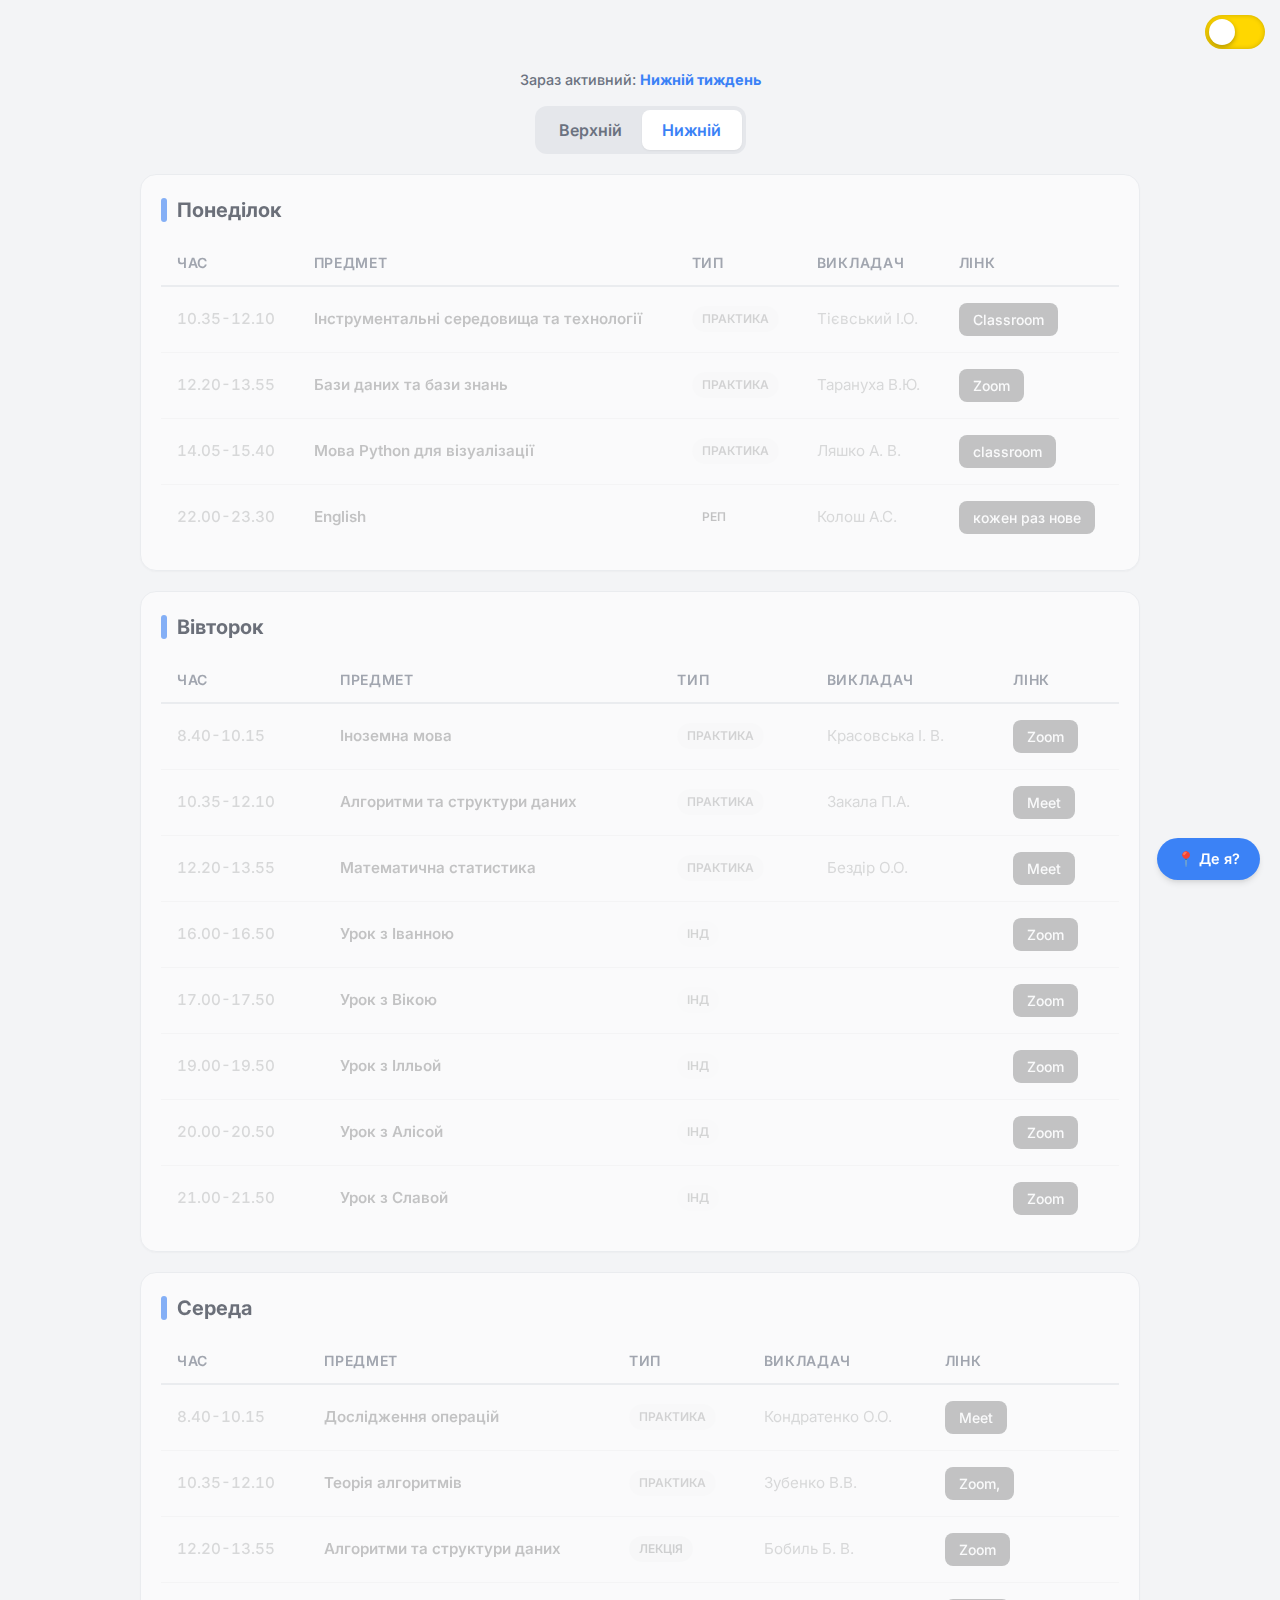
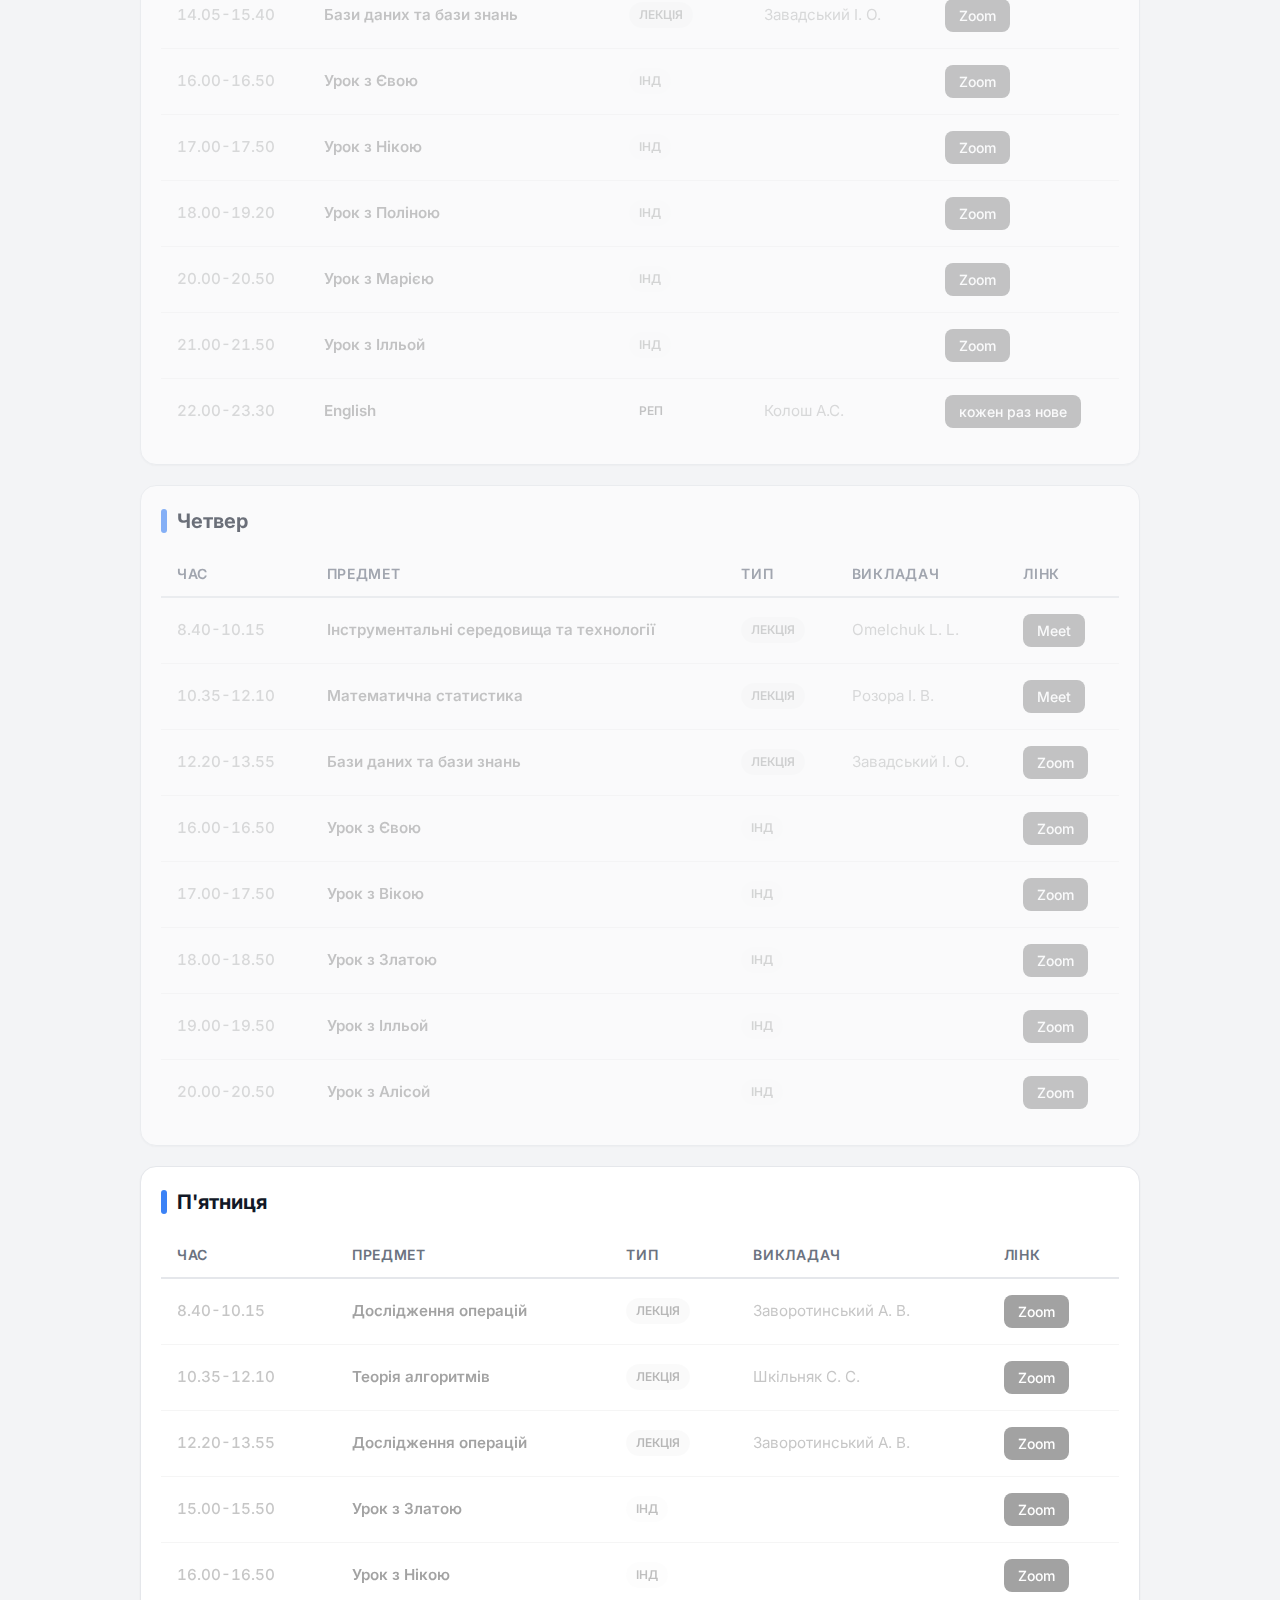
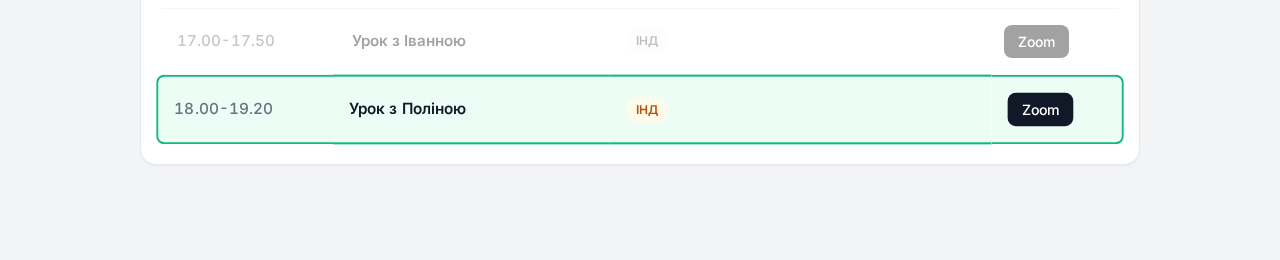
<file: index.html>
<!doctype html>
<html lang="uk">
  <head>
    <meta charset="UTF-8" />
    <meta name="viewport" content="width=device-width, initial-scale=1.0" />
    <title>Мій Розклад</title>
    <link rel="icon" type="image/svg+xml" href="images/icons/kitty.jpg" />
    <link
      href="https://fonts.googleapis.com/css2?family=Inter:wght@400;500;600;700&display=swap"
      rel="stylesheet"
    />
    <link rel="stylesheet" href="style.css" />
  </head>
  <body>
    <div class="theme-switch-wrapper">
      <label class="theme-switch" for="checkbox">
        <input type="checkbox" id="checkbox" />
        <div class="slider round">
          <img src="images/icons/sun.svg" class="icon sun" alt="Sun" />
          <img src="images/icons/moon.svg" class="icon moon" alt="Moon" />
        </div>
      </label>
    </div>

    <div class="container">
      <div
        class="time-tracker-container"
        id="timeTracker"
        style="display: none"
      >
        <div id="tracker-text" class="tracker-text">Завантаження...</div>
        <div class="progress-wrapper" id="progress-wrapper">
          <div class="progress-fill" id="progress-fill"></div>
        </div>
      </div>

      <div class="week-status" id="weekStatus">Завантаження...</div>

      <div class="tabs-nav">
        <button class="tab-btn" id="btn-upper" data-tab="upper">Верхній</button>
        <button class="tab-btn active" id="btn-lower" data-tab="lower">
          Нижній
        </button>
      </div>

      <div id="upper" class="tab-content"></div>
      <div id="lower" class="tab-content active"></div>
    </div>

    <button class="find-me-btn" id="findMeBtn">📍 Де я?</button>

    <script src="data.js"></script>
    <script src="script.js"></script>
  </body>
</html>
</file>
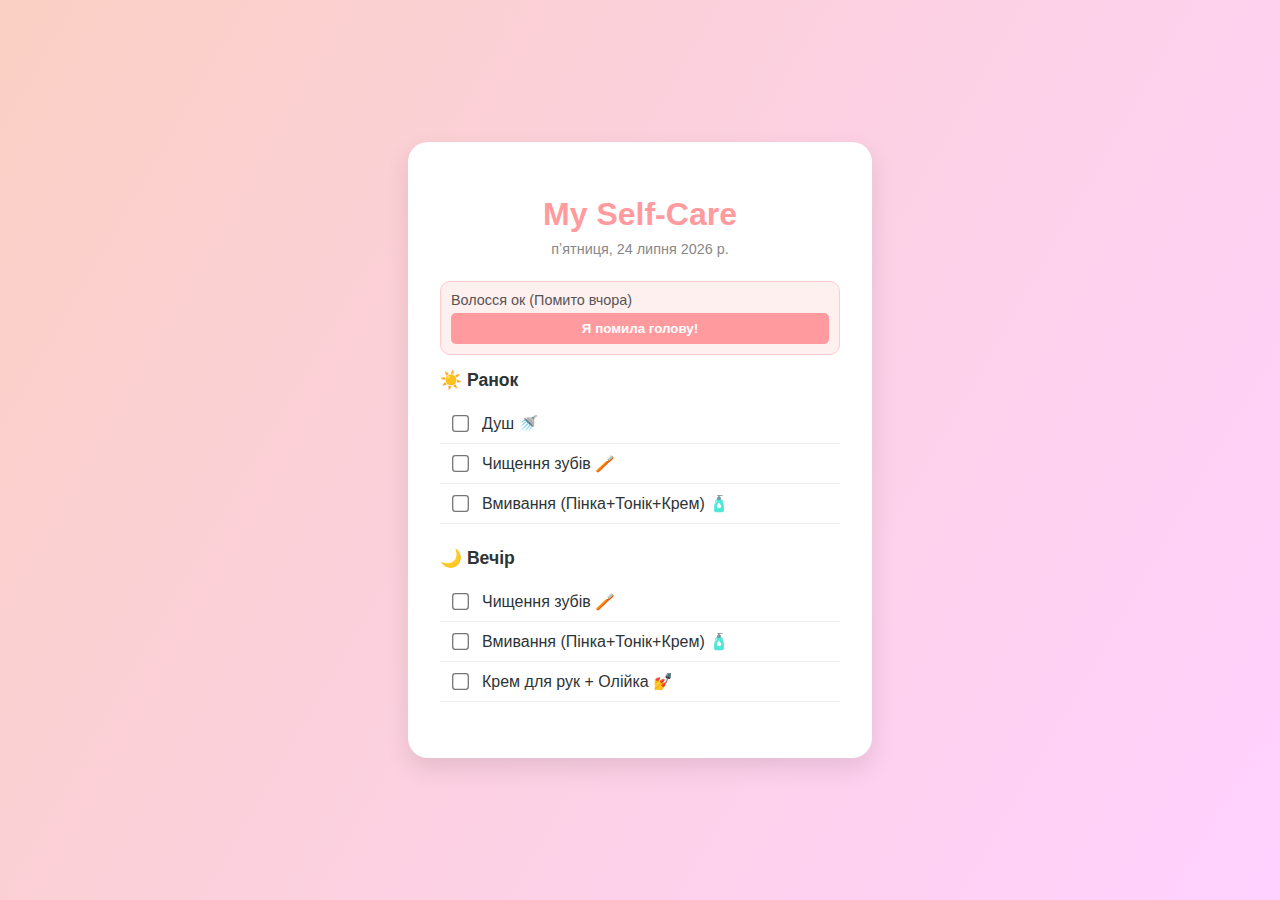
<file: shedule_spa.html>
<!DOCTYPE html>
<html lang="uk">
<head>
    <meta charset="UTF-8">
    <meta name="viewport" content="width=device-width, initial-scale=1.0">
    <title>Dasha's Self-Care</title>
    <style>
        :root {
            --primary: #ff9a9e;
            --bg: #fad0c4;
            --card: #ffffff;
            --text: #2d3436;
            --done: #00b894;
        }

        body {
            font-family: 'Segoe UI', sans-serif;
            background: linear-gradient(120deg, var(--bg) 0%, #ffd1ff 100%);
            min-height: 100vh;
            display: flex;
            justify-content: center;
            align-items: center;
            margin: 0;
            color: var(--text);
        }

        .container {
            background: var(--card);
            width: 90%;
            max-width: 400px;
            padding: 2rem;
            border-radius: 20px;
            box-shadow: 0 10px 25px rgba(0,0,0,0.1);
        }

        h1 {
            text-align: center;
            color: var(--primary);
            margin-bottom: 0.5rem;
        }

        .date-display {
            text-align: center;
            color: #888;
            margin-bottom: 1.5rem;
            font-size: 0.9rem;
        }

        .section {
            margin-bottom: 1.5rem;
        }

        .section-title {
            font-size: 1.1rem;
            font-weight: 700;
            margin-bottom: 0.8rem;
            display: flex;
            align-items: center;
            gap: 8px;
        }

        .task-item {
            display: flex;
            align-items: center;
            padding: 10px;
            border-bottom: 1px solid #eee;
            cursor: pointer;
            transition: 0.2s;
        }

        .task-item:hover {
            background-color: #f9f9f9;
        }

        .task-item input[type="checkbox"] {
            margin-right: 15px;
            transform: scale(1.3);
            accent-color: var(--primary);
            cursor: pointer;
        }

        .task-item.completed span {
            text-decoration: line-through;
            color: #bbb;
        }

        .hair-tracker {
            background: #fff0f0;
            padding: 10px;
            border-radius: 10px;
            margin-bottom: 15px;
            border: 1px solid #ffcccc;
        }

        .hair-status {
            font-size: 0.9rem;
            margin-bottom: 5px;
        }

        .btn-hair {
            background: var(--primary);
            color: white;
            border: none;
            padding: 8px 15px;
            border-radius: 5px;
            cursor: pointer;
            width: 100%;
            font-weight: bold;
        }
        
        .btn-hair:disabled {
            background: #ccc;
        }

        .spa-day {
            background: linear-gradient(45deg, #a18cd1 0%, #fbc2eb 100%);
            padding: 15px;
            border-radius: 10px;
            color: white;
        }
        
        .spa-day .task-item {
            border-bottom: 1px solid rgba(255,255,255,0.3);
        }
        
        .spa-day .task-item:hover {
            background-color: rgba(255,255,255,0.1);
        }
    </style>
</head>
<body>

<div class="container">
    <h1>My Self-Care</h1>
    <div class="date-display" id="currentDate"></div>

    <div class="hair-tracker">
        <div class="hair-status" id="hairStatus">Перевірка стану волосся...</div>
        <button class="btn-hair" id="hairBtn" onclick="washHair()">Я помила голову!</button>
    </div>

    <div class="section">
        <div class="section-title">☀️ Ранок</div>
        <div id="morningList"></div>
    </div>

    <div class="section">
        <div class="section-title">🌙 Вечір</div>
        <div id="eveningList"></div>
    </div>

    <div class="section" id="spaSection" style="display: none;">
        <div class="section-title">✨ СПА-ДЕНЬ (Неділя)</div>
        <div class="spa-day" id="spaList"></div>
    </div>
</div>

<script>
    const STORAGE_KEY = 'dasha_selfcare_v1';
    
    const tasks = {
        morning: [
            "Душ 🚿", 
            "Чищення зубів 🪥", 
            "Вмивання (Пінка+Тонік+Крем) 🧴"
        ],
        evening: [
            "Чищення зубів 🪥", 
            "Вмивання (Пінка+Тонік+Крем) 🧴", 
            "Крем для рук + Олійка 💅"
        ],
        spa: [
            "Маска для волосся 💆‍♀️",
            "Маска для обличчя 🎭",
            "Гоління ніг 🪒",
            "Манікюр ✂️"
        ]
    };

    function loadState() {
        const defaultState = {
            date: new Date().toDateString(),
            lastHairWash: new Date().toDateString(),
            completed: []
        };
        
        const stored = localStorage.getItem(STORAGE_KEY);
        if (!stored) return defaultState;
        
        const state = JSON.parse(stored);
        
        if (state.date !== new Date().toDateString()) {
            state.date = new Date().toDateString();
            state.completed = []; 
            saveState(state);
        }
        return state;
    }

    function saveState(state) {
        localStorage.setItem(STORAGE_KEY, JSON.stringify(state));
        render();
    }

    function toggleTask(taskName) {
        const state = loadState();
        const index = state.completed.indexOf(taskName);
        
        if (index > -1) {
            state.completed.splice(index, 1);
        } else {
            state.completed.push(taskName);
        }
        saveState(state);
    }

    function washHair() {
        const state = loadState();
        state.lastHairWash = new Date().toDateString();
        saveState(state);
    }

    function renderList(containerId, listItems, completedItems) {
        const container = document.getElementById(containerId);
        container.innerHTML = '';
        
        listItems.forEach(item => {
            const isDone = completedItems.includes(item);
            const div = document.createElement('div');
            div.className = `task-item ${isDone ? 'completed' : ''}`;
            div.onclick = () => toggleTask(item);
            
            div.innerHTML = `
                <input type="checkbox" ${isDone ? 'checked' : ''}>
                <span>${item}</span>
            `;
            container.appendChild(div);
        });
    }

    function checkHairStatus(lastWashStr) {
        const lastWash = new Date(lastWashStr);
        const today = new Date();
        const diffTime = Math.abs(today - lastWash);
        const diffDays = Math.ceil(diffTime / (1000 * 60 * 60 * 24)); 
        
        const statusDiv = document.getElementById('hairStatus');
        const btn = document.getElementById('hairBtn');
        
        if (diffDays <= 0) {
            statusDiv.innerHTML = "Волосся чисте ✨ (Помито сьогодні)";
            statusDiv.style.color = "green";
            btn.disabled = true;
        } else if (diffDays === 1) {
            statusDiv.innerHTML = "Волосся ок (Помито вчора)";
            statusDiv.style.color = "#555";
            btn.disabled = false;
        } else {
            statusDiv.innerHTML = `⚠️ Час мити голову! (Минуло днів: ${diffDays})`;
            statusDiv.style.color = "#d63031";
            statusDiv.style.fontWeight = "bold";
            btn.disabled = false;
        }
    }

    function render() {
        const state = loadState();
        const today = new Date();
        
        document.getElementById('currentDate').innerText = today.toLocaleDateString('uk-UA', { weekday: 'long', year: 'numeric', month: 'long', day: 'numeric' });

        renderList('morningList', tasks.morning, state.completed);
        renderList('eveningList', tasks.evening, state.completed);

        if (today.getDay() === 0) {
            document.getElementById('spaSection').style.display = 'block';
            renderList('spaList', tasks.spa, state.completed);
        } else {
            document.getElementById('spaSection').style.display = 'none';
        }

        checkHairStatus(state.lastHairWash);
    }

    render();
</script>

</body>
</html>
</file>
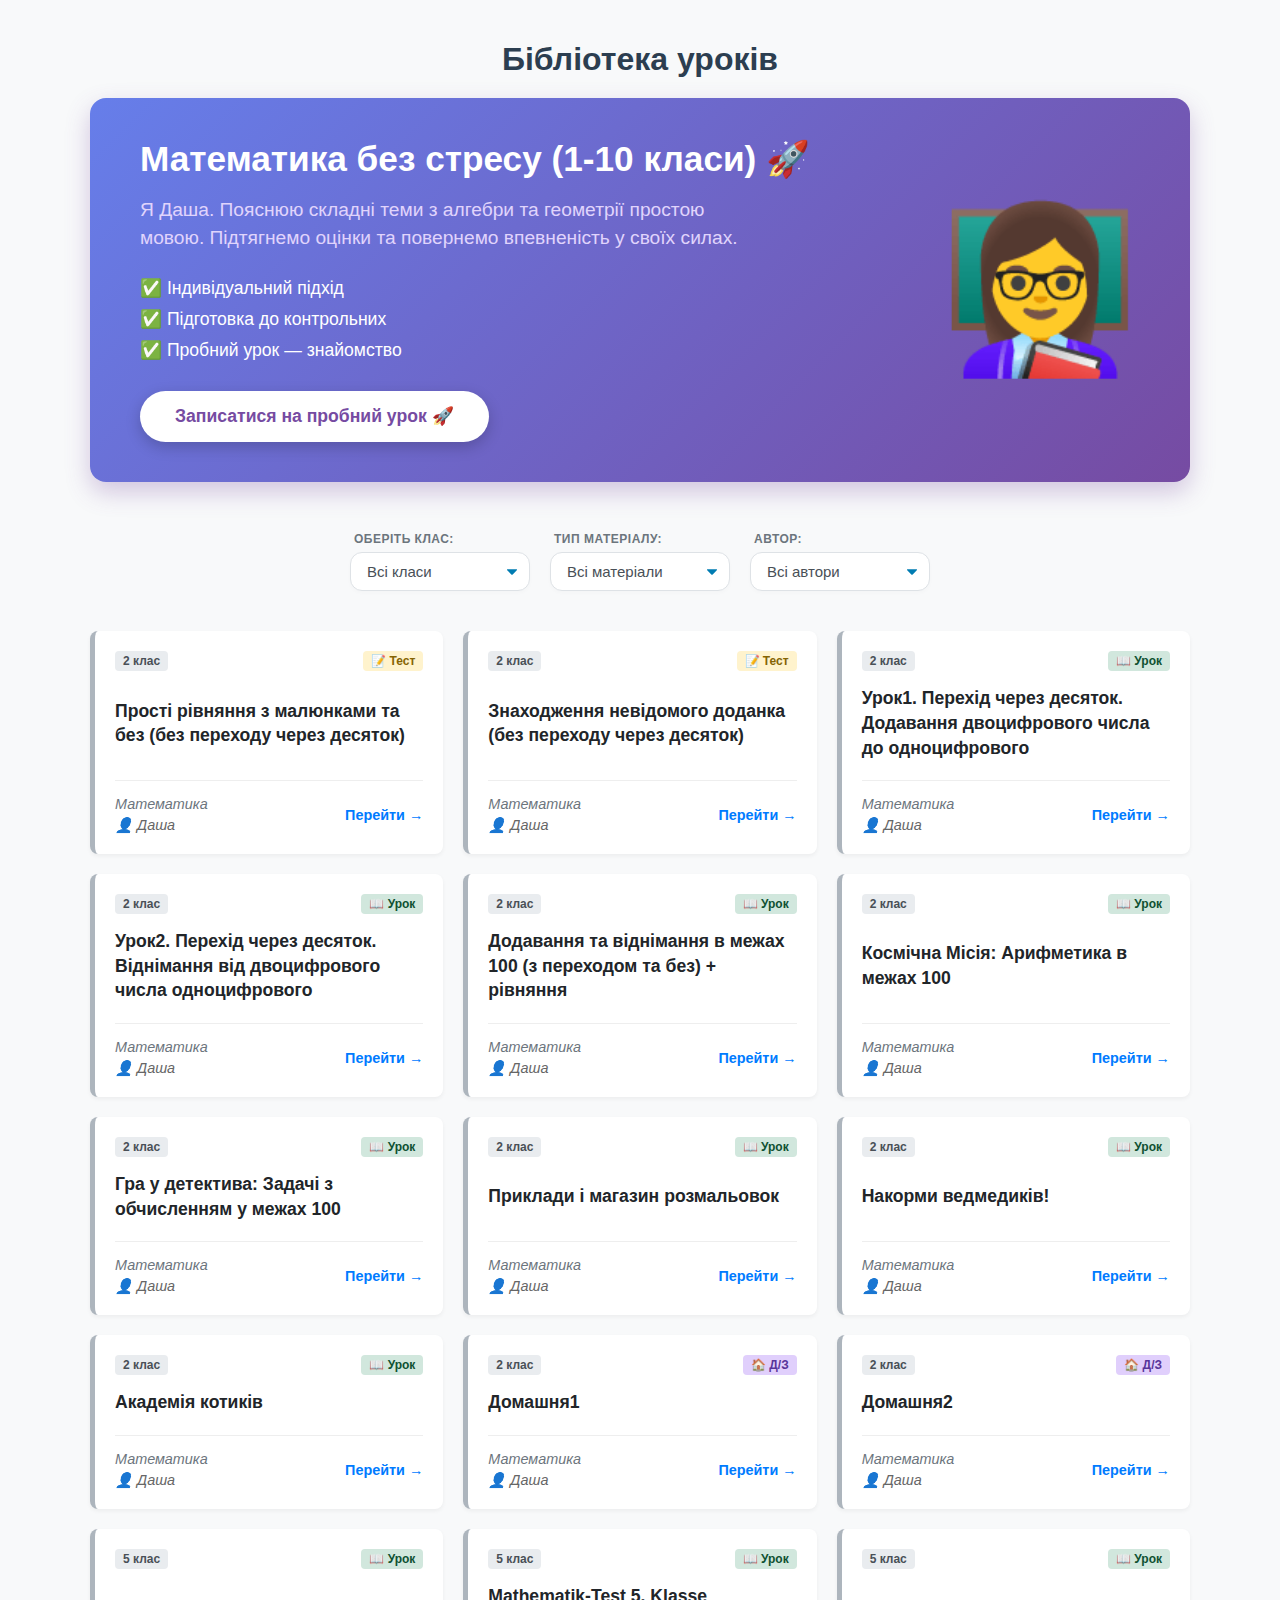
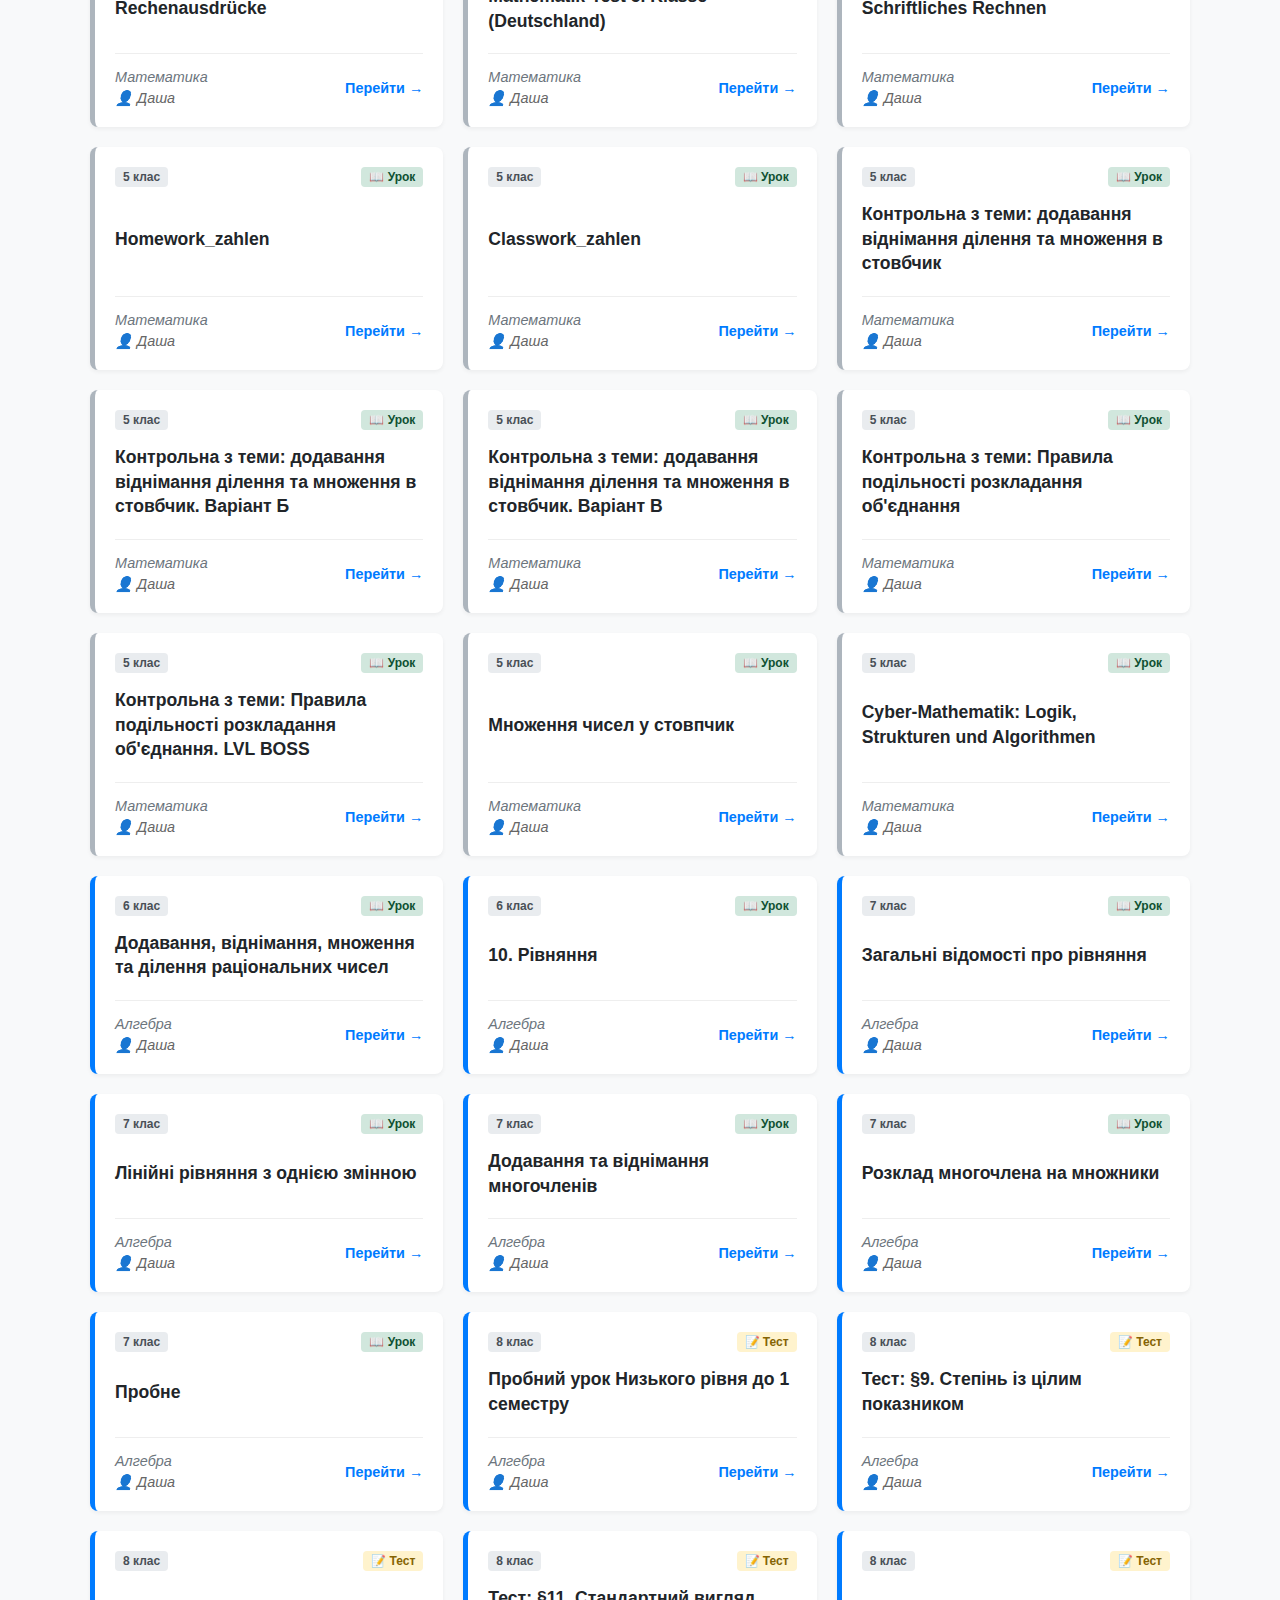
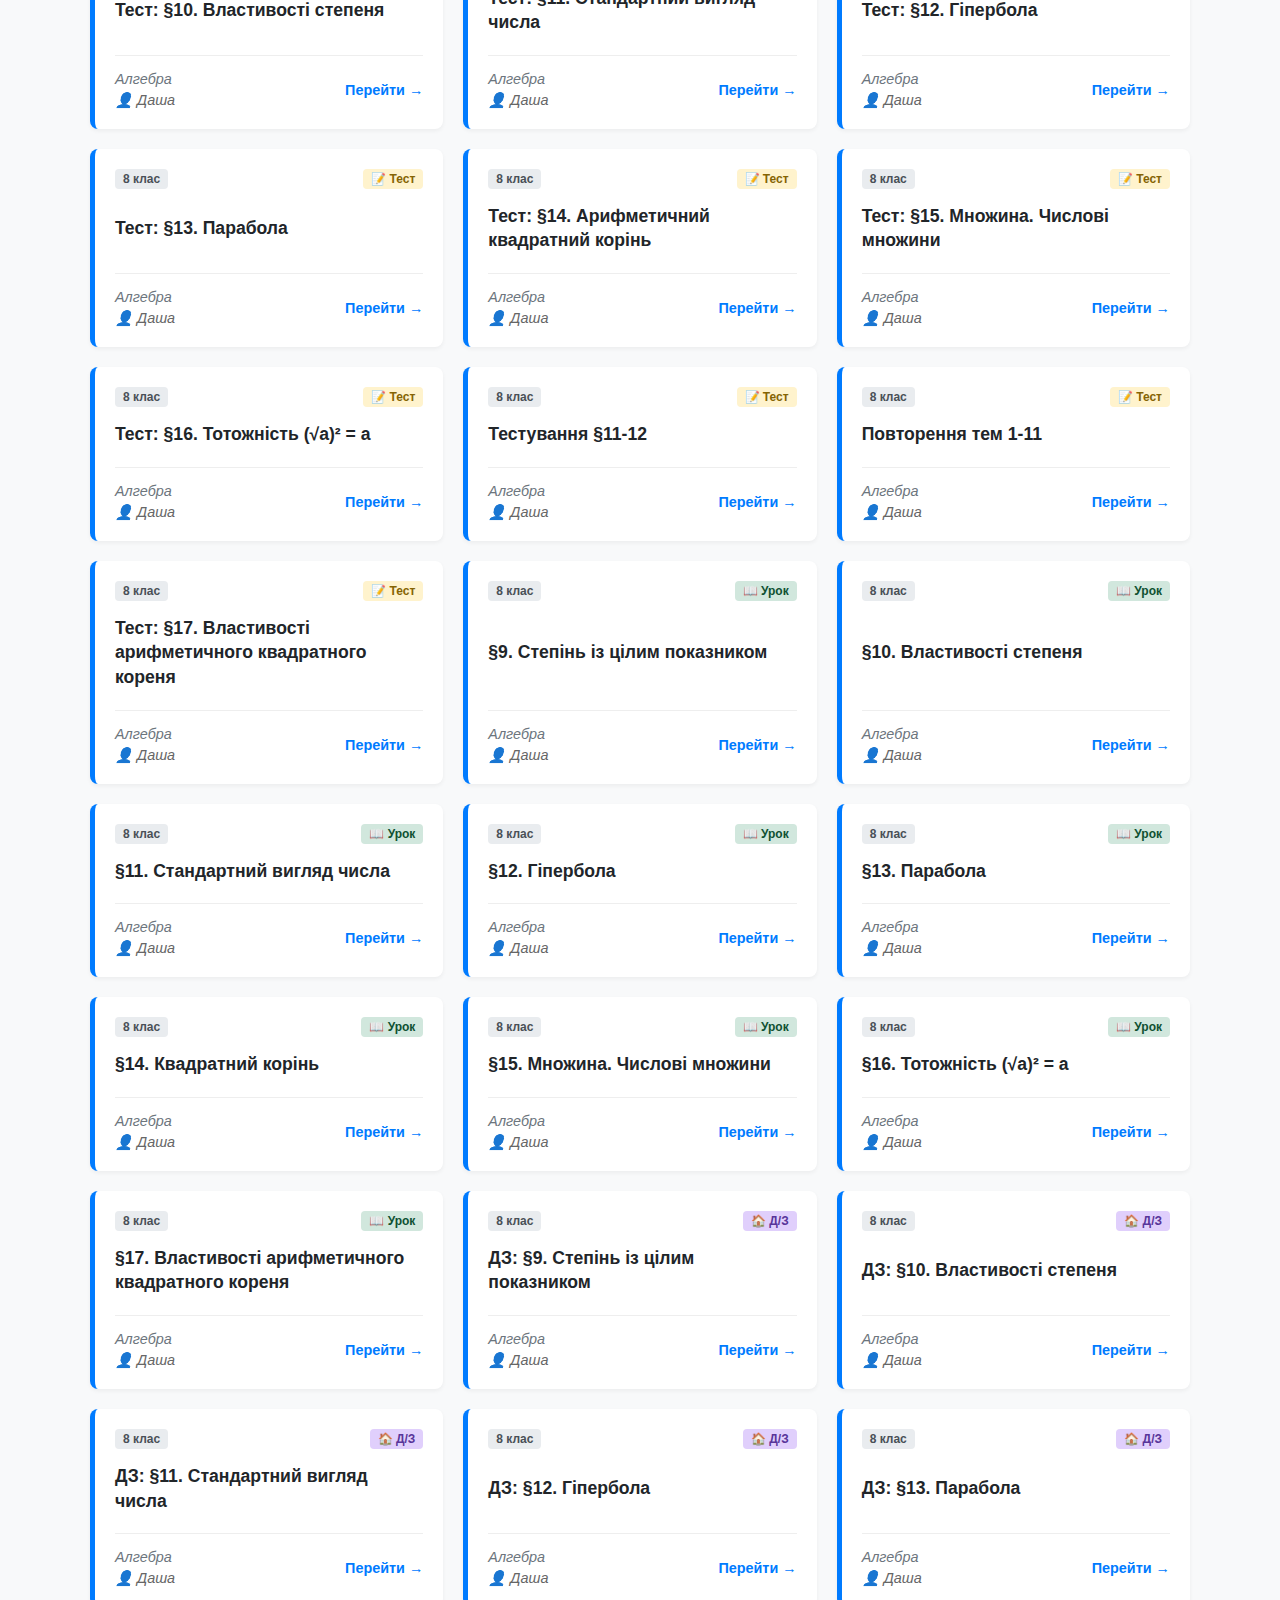
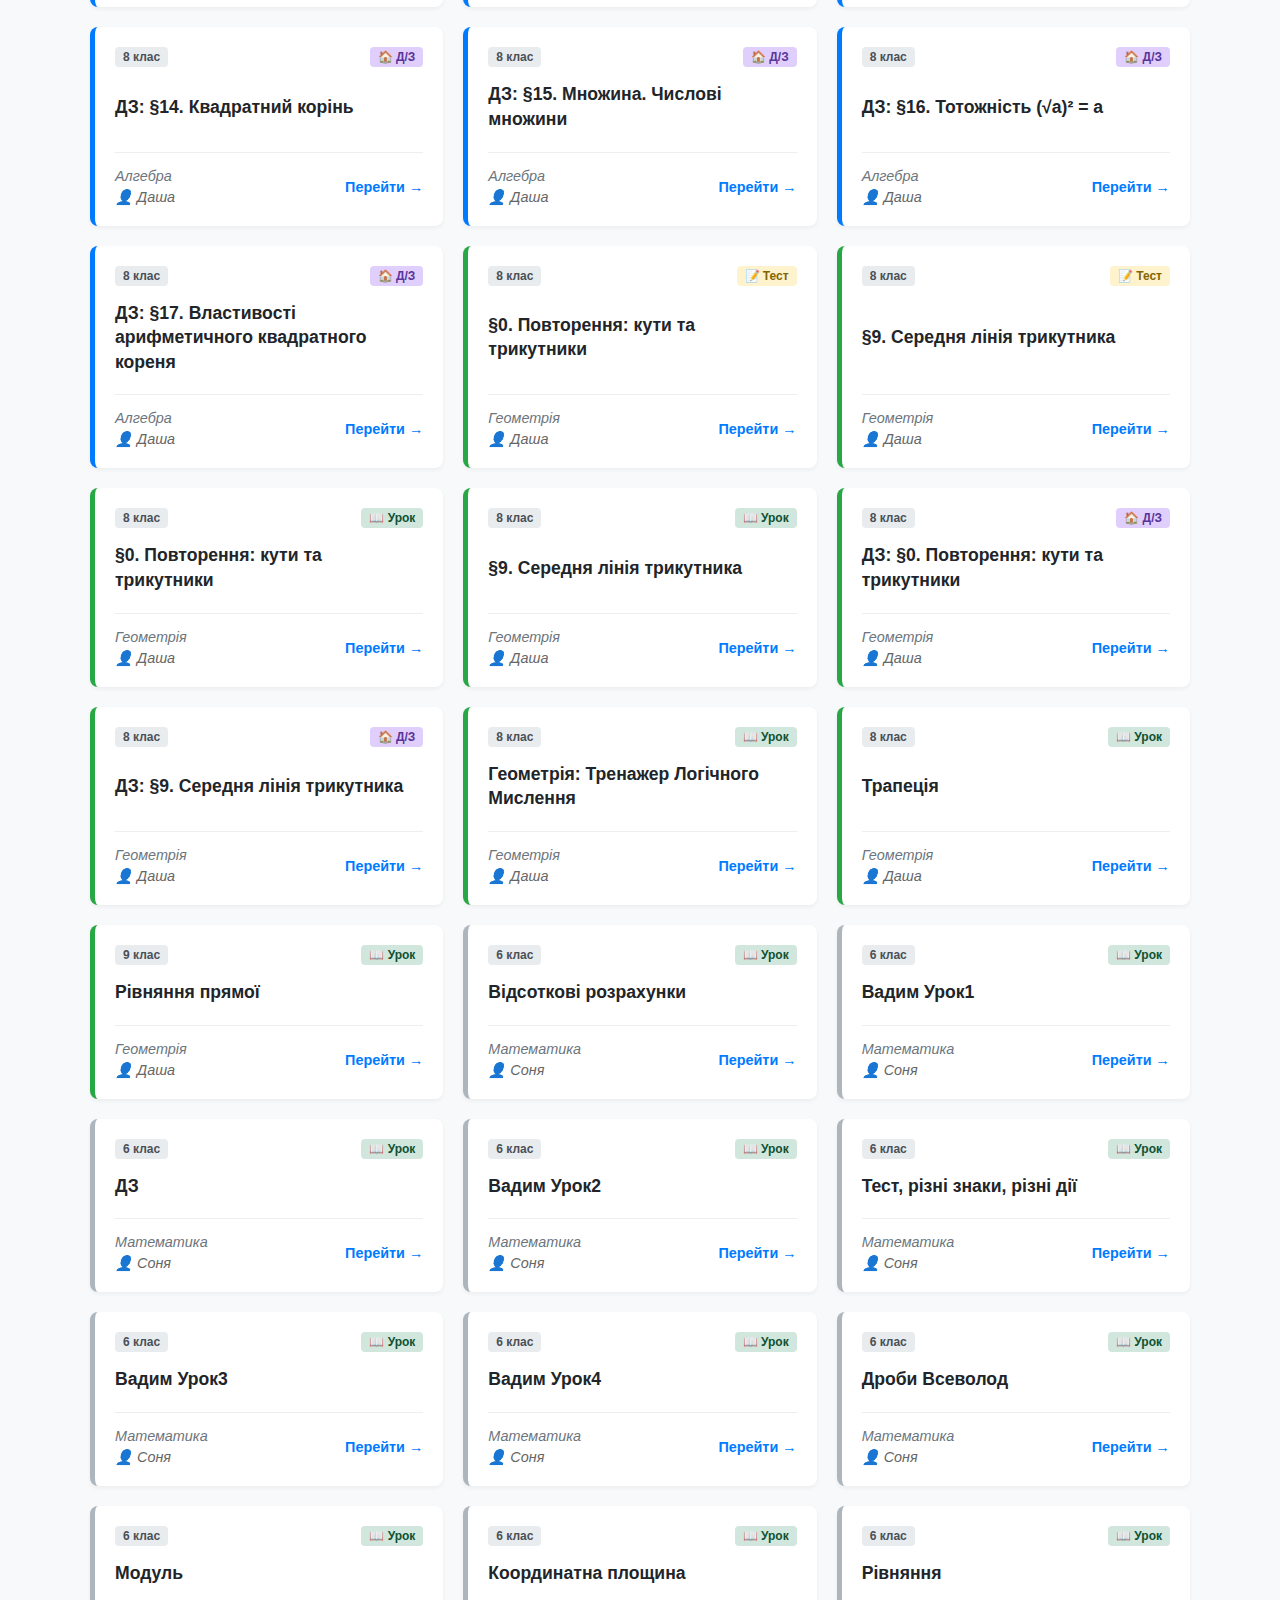
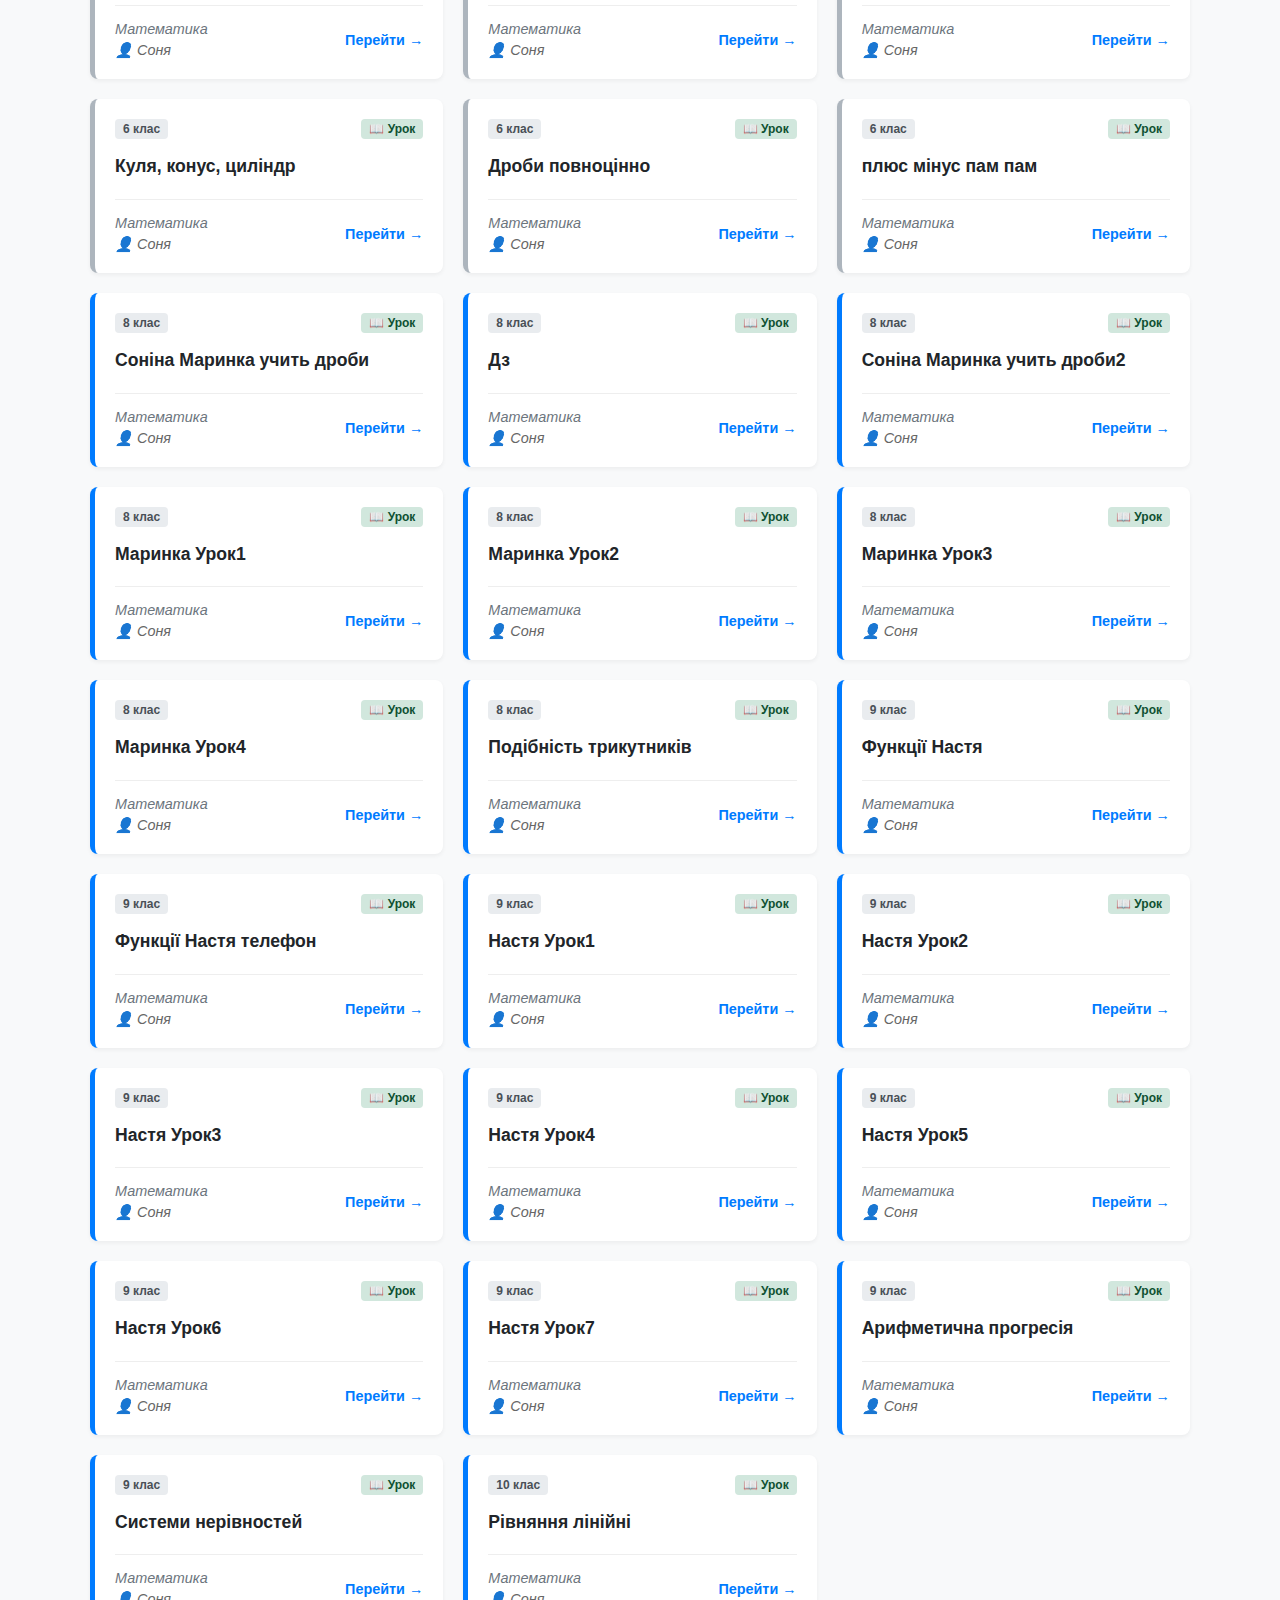
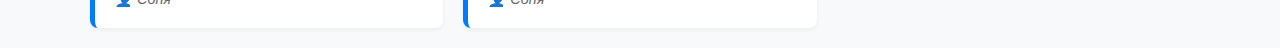
<file: images/icons/Dasha Tutor Library.html>
<!DOCTYPE html>
<!-- saved from url=(0033)https://ddashukko.github.io/site/ -->
<html lang="uk"><head><meta http-equiv="Content-Type" content="text/html; charset=UTF-8">
    
    <meta name="viewport" content="width=device-width, initial-scale=1.0">
    <title>Dasha Tutor Library</title>
    <link rel="stylesheet" href="./Dasha Tutor Library_files/style.css">
  </head>
  <body>
    <h1>Бібліотека уроків</h1>

    <div class="promo-container">
      <div class="promo-text">
        <h2>Математика без стресу (1-10 класи) 🚀</h2>
        <p>
          Я Даша. Пояснюю складні теми з алгебри та геометрії простою мовою.
          Підтягнемо оцінки та повернемо впевненість у своїх силах.
        </p>
        <ul class="promo-features">
          <li>✅ Індивідуальний підхід</li>
          <li>✅ Підготовка до контрольних</li>
          <li>✅ Пробний урок — знайомство</li>
        </ul>
        <a href="https://forms.gle/y1qHttyUMwT6WpPh8" target="_blank" class="promo-btn">
          Записатися на пробний урок 🚀
        </a>
      </div>
      <div class="promo-image">👩‍🏫</div>
    </div>

    <div class="controls">
      <div class="filter-group">
        <label for="grade-filter">Оберіть клас:</label>
        <select id="grade-filter" onchange="renderLessons()">
          <option value="all">Всі класи</option>
          <option value="1">1 клас</option>
          <option value="2">2 клас</option>
          <option value="3">3 клас</option>
          <option value="4">4 клас</option>
          <option value="5">5 клас</option>
          <option value="6">6 клас</option>
          <option value="7">7 клас</option>
          <option value="8">8 клас</option>
          <option value="9">9 клас</option>
          <option value="10">10 клас</option>
          <option value="11">11 клас</option>
        </select>
      </div>

      <div class="filter-group">
        <label for="category-filter">Тип матеріалу:</label>
        <select id="category-filter" onchange="renderLessons()">
          <option value="all">Всі матеріали</option>
          <option value="lesson">📖 Уроки</option>
          <option value="test">📝 Тести</option>
          <option value="homework">🏠 Домашня робота</option>
        </select>
      </div>

      <div class="filter-group">
        <label for="author-filter">Автор:</label>
        <select id="author-filter" onchange="renderLessons()">
          <option value="all">Всі автори</option>
          <option value="Даша">Даша</option>
          <option value="Соня">Соня</option>
        </select>
      </div>
    </div>

    <div id="container"><div class="card border-gray">
            <div class="card-header">
                <span class="tag grade-tag">2 клас</span>
                <span class="tag tag-test">📝 Тест</span>
            </div>
            
            <h3>Прості рівняння з малюнками та без (без переходу через десяток)</h3>
            
            <div class="card-footer">
                <div style="display: flex; flex-direction: column; gap: 5px;">
                    <span class="topic-text">Математика</span>
                    <span class="topic-text" style="font-size: 0.9em; color: #666;">👤 Даша</span>
                </div>
                <a href="https://ddashukko.github.io/site/math_general/2/simple-equations.html" class="open-btn" target="_self">Перейти →</a>
            </div>
        </div><div class="card border-gray">
            <div class="card-header">
                <span class="tag grade-tag">2 клас</span>
                <span class="tag tag-test">📝 Тест</span>
            </div>
            
            <h3>Знаходження невідомого доданка (без переходу через десяток)</h3>
            
            <div class="card-footer">
                <div style="display: flex; flex-direction: column; gap: 5px;">
                    <span class="topic-text">Математика</span>
                    <span class="topic-text" style="font-size: 0.9em; color: #666;">👤 Даша</span>
                </div>
                <a href="https://ddashukko.github.io/site/math_general/2/%D1%82%D0%B5%D1%81%D1%82%20%D0%BD%D0%B0%20%D1%80%D1%96%D0%B2%D0%BD%D1%8F%D0%BD%D0%BD%D1%8F.html" class="open-btn" target="_self">Перейти →</a>
            </div>
        </div><div class="card border-gray">
            <div class="card-header">
                <span class="tag grade-tag">2 клас</span>
                <span class="tag tag-lesson">📖 Урок</span>
            </div>
            
            <h3>Урок1. Перехід через десяток. Додавання двоцифрового числа до одноцифрового</h3>
            
            <div class="card-footer">
                <div style="display: flex; flex-direction: column; gap: 5px;">
                    <span class="topic-text">Математика</span>
                    <span class="topic-text" style="font-size: 0.9em; color: #666;">👤 Даша</span>
                </div>
                <a href="https://ddashukko.github.io/site/math_general/2/factoring_numbers_addition.html" class="open-btn" target="_self">Перейти →</a>
            </div>
        </div><div class="card border-gray">
            <div class="card-header">
                <span class="tag grade-tag">2 клас</span>
                <span class="tag tag-lesson">📖 Урок</span>
            </div>
            
            <h3>Урок2. Перехід через десяток. Віднімання від двоцифрового числа одноцифрового</h3>
            
            <div class="card-footer">
                <div style="display: flex; flex-direction: column; gap: 5px;">
                    <span class="topic-text">Математика</span>
                    <span class="topic-text" style="font-size: 0.9em; color: #666;">👤 Даша</span>
                </div>
                <a href="https://ddashukko.github.io/site/math_general/2/factoring_numbers_subtraction.html" class="open-btn" target="_self">Перейти →</a>
            </div>
        </div><div class="card border-gray">
            <div class="card-header">
                <span class="tag grade-tag">2 клас</span>
                <span class="tag tag-lesson">📖 Урок</span>
            </div>
            
            <h3>Додавання та віднімання в межах 100 (з переходом та без) + рівняння</h3>
            
            <div class="card-footer">
                <div style="display: flex; flex-direction: column; gap: 5px;">
                    <span class="topic-text">Математика</span>
                    <span class="topic-text" style="font-size: 0.9em; color: #666;">👤 Даша</span>
                </div>
                <a href="https://ddashukko.github.io/site/math_general/2/mixed_operations_within_100.html" class="open-btn" target="_self">Перейти →</a>
            </div>
        </div><div class="card border-gray">
            <div class="card-header">
                <span class="tag grade-tag">2 клас</span>
                <span class="tag tag-lesson">📖 Урок</span>
            </div>
            
            <h3>Космічна Місія: Арифметика в межах 100</h3>
            
            <div class="card-footer">
                <div style="display: flex; flex-direction: column; gap: 5px;">
                    <span class="topic-text">Математика</span>
                    <span class="topic-text" style="font-size: 0.9em; color: #666;">👤 Даша</span>
                </div>
                <a href="https://ddashukko.github.io/site/math_general/2/math_space_mission.html" class="open-btn" target="_self">Перейти →</a>
            </div>
        </div><div class="card border-gray">
            <div class="card-header">
                <span class="tag grade-tag">2 клас</span>
                <span class="tag tag-lesson">📖 Урок</span>
            </div>
            
            <h3>Гра у детектива: Задачі з обчисленням у межах 100</h3>
            
            <div class="card-footer">
                <div style="display: flex; flex-direction: column; gap: 5px;">
                    <span class="topic-text">Математика</span>
                    <span class="topic-text" style="font-size: 0.9em; color: #666;">👤 Даша</span>
                </div>
                <a href="https://ddashukko.github.io/site/math_general/2/investigation_lesson.html" class="open-btn" target="_self">Перейти →</a>
            </div>
        </div><div class="card border-gray">
            <div class="card-header">
                <span class="tag grade-tag">2 клас</span>
                <span class="tag tag-lesson">📖 Урок</span>
            </div>
            
            <h3>Приклади і магазин розмальовок</h3>
            
            <div class="card-footer">
                <div style="display: flex; flex-direction: column; gap: 5px;">
                    <span class="topic-text">Математика</span>
                    <span class="topic-text" style="font-size: 0.9em; color: #666;">👤 Даша</span>
                </div>
                <a href="https://ddashukko.github.io/site/math_general/2/lesson_and_toy_market.html" class="open-btn" target="_self">Перейти →</a>
            </div>
        </div><div class="card border-gray">
            <div class="card-header">
                <span class="tag grade-tag">2 клас</span>
                <span class="tag tag-lesson">📖 Урок</span>
            </div>
            
            <h3>Накорми ведмедиків!</h3>
            
            <div class="card-footer">
                <div style="display: flex; flex-direction: column; gap: 5px;">
                    <span class="topic-text">Математика</span>
                    <span class="topic-text" style="font-size: 0.9em; color: #666;">👤 Даша</span>
                </div>
                <a href="https://ddashukko.github.io/site/math_general/2/1-bear-lesson.html" class="open-btn" target="_self">Перейти →</a>
            </div>
        </div><div class="card border-gray">
            <div class="card-header">
                <span class="tag grade-tag">2 клас</span>
                <span class="tag tag-lesson">📖 Урок</span>
            </div>
            
            <h3>Академія котиків</h3>
            
            <div class="card-footer">
                <div style="display: flex; flex-direction: column; gap: 5px;">
                    <span class="topic-text">Математика</span>
                    <span class="topic-text" style="font-size: 0.9em; color: #666;">👤 Даша</span>
                </div>
                <a href="https://ddashukko.github.io/site/math_general/2/3-interesting.html" class="open-btn" target="_self">Перейти →</a>
            </div>
        </div><div class="card border-gray">
            <div class="card-header">
                <span class="tag grade-tag">2 клас</span>
                <span class="tag tag-homework">🏠 Д/З</span>
            </div>
            
            <h3>Домашня1</h3>
            
            <div class="card-footer">
                <div style="display: flex; flex-direction: column; gap: 5px;">
                    <span class="topic-text">Математика</span>
                    <span class="topic-text" style="font-size: 0.9em; color: #666;">👤 Даша</span>
                </div>
                <a href="https://ddashukko.github.io/site/math_general/2/HW_factoring_numbers_addition.html" class="open-btn" target="_self">Перейти →</a>
            </div>
        </div><div class="card border-gray">
            <div class="card-header">
                <span class="tag grade-tag">2 клас</span>
                <span class="tag tag-homework">🏠 Д/З</span>
            </div>
            
            <h3>Домашня2</h3>
            
            <div class="card-footer">
                <div style="display: flex; flex-direction: column; gap: 5px;">
                    <span class="topic-text">Математика</span>
                    <span class="topic-text" style="font-size: 0.9em; color: #666;">👤 Даша</span>
                </div>
                <a href="https://ddashukko.github.io/site/math_general/2/mixed_operations_within_100_hw.html" class="open-btn" target="_self">Перейти →</a>
            </div>
        </div><div class="card border-gray">
            <div class="card-header">
                <span class="tag grade-tag">5 клас</span>
                <span class="tag tag-lesson">📖 Урок</span>
            </div>
            
            <h3>Rechenausdrücke</h3>
            
            <div class="card-footer">
                <div style="display: flex; flex-direction: column; gap: 5px;">
                    <span class="topic-text">Математика</span>
                    <span class="topic-text" style="font-size: 0.9em; color: #666;">👤 Даша</span>
                </div>
                <a href="https://ddashukko.github.io/site/math_general/5/Rechenausdr%C3%BCcke.html" class="open-btn" target="_self">Перейти →</a>
            </div>
        </div><div class="card border-gray">
            <div class="card-header">
                <span class="tag grade-tag">5 клас</span>
                <span class="tag tag-lesson">📖 Урок</span>
            </div>
            
            <h3>Mathematik-Test 5. Klasse (Deutschland)</h3>
            
            <div class="card-footer">
                <div style="display: flex; flex-direction: column; gap: 5px;">
                    <span class="topic-text">Математика</span>
                    <span class="topic-text" style="font-size: 0.9em; color: #666;">👤 Даша</span>
                </div>
                <a href="https://ddashukko.github.io/site/math_general/5/Zahlen%20und%20Rechnen.html" class="open-btn" target="_self">Перейти →</a>
            </div>
        </div><div class="card border-gray">
            <div class="card-header">
                <span class="tag grade-tag">5 клас</span>
                <span class="tag tag-lesson">📖 Урок</span>
            </div>
            
            <h3>Schriftliches Rechnen</h3>
            
            <div class="card-footer">
                <div style="display: flex; flex-direction: column; gap: 5px;">
                    <span class="topic-text">Математика</span>
                    <span class="topic-text" style="font-size: 0.9em; color: #666;">👤 Даша</span>
                </div>
                <a href="https://ddashukko.github.io/site/math_general/5/%D0%92%20%D1%81%D1%82%D0%BE%D0%B2%D0%B1%D1%87%D0%B8%D0%BA.html" class="open-btn" target="_self">Перейти →</a>
            </div>
        </div><div class="card border-gray">
            <div class="card-header">
                <span class="tag grade-tag">5 клас</span>
                <span class="tag tag-lesson">📖 Урок</span>
            </div>
            
            <h3>Homework_zahlen</h3>
            
            <div class="card-footer">
                <div style="display: flex; flex-direction: column; gap: 5px;">
                    <span class="topic-text">Математика</span>
                    <span class="topic-text" style="font-size: 0.9em; color: #666;">👤 Даша</span>
                </div>
                <a href="https://ddashukko.github.io/site/math_general/5/Homework_zahlen.html" class="open-btn" target="_self">Перейти →</a>
            </div>
        </div><div class="card border-gray">
            <div class="card-header">
                <span class="tag grade-tag">5 клас</span>
                <span class="tag tag-lesson">📖 Урок</span>
            </div>
            
            <h3>Classwork_zahlen</h3>
            
            <div class="card-footer">
                <div style="display: flex; flex-direction: column; gap: 5px;">
                    <span class="topic-text">Математика</span>
                    <span class="topic-text" style="font-size: 0.9em; color: #666;">👤 Даша</span>
                </div>
                <a href="https://ddashukko.github.io/site/math_general/5/Classwork_zahlen.html" class="open-btn" target="_self">Перейти →</a>
            </div>
        </div><div class="card border-gray">
            <div class="card-header">
                <span class="tag grade-tag">5 клас</span>
                <span class="tag tag-lesson">📖 Урок</span>
            </div>
            
            <h3>Контрольна з теми: додавання віднімання ділення та множення в стовбчик</h3>
            
            <div class="card-footer">
                <div style="display: flex; flex-direction: column; gap: 5px;">
                    <span class="topic-text">Математика</span>
                    <span class="topic-text" style="font-size: 0.9em; color: #666;">👤 Даша</span>
                </div>
                <a href="https://ddashukko.github.io/site/math_general/5/test_simulator.html" class="open-btn" target="_self">Перейти →</a>
            </div>
        </div><div class="card border-gray">
            <div class="card-header">
                <span class="tag grade-tag">5 клас</span>
                <span class="tag tag-lesson">📖 Урок</span>
            </div>
            
            <h3>Контрольна з теми: додавання віднімання ділення та множення в стовбчик. Варіант Б</h3>
            
            <div class="card-footer">
                <div style="display: flex; flex-direction: column; gap: 5px;">
                    <span class="topic-text">Математика</span>
                    <span class="topic-text" style="font-size: 0.9em; color: #666;">👤 Даша</span>
                </div>
                <a href="https://ddashukko.github.io/site/math_general/5/test_simulator1.html" class="open-btn" target="_self">Перейти →</a>
            </div>
        </div><div class="card border-gray">
            <div class="card-header">
                <span class="tag grade-tag">5 клас</span>
                <span class="tag tag-lesson">📖 Урок</span>
            </div>
            
            <h3>Контрольна з теми: додавання віднімання ділення та множення в стовбчик. Варіант В</h3>
            
            <div class="card-footer">
                <div style="display: flex; flex-direction: column; gap: 5px;">
                    <span class="topic-text">Математика</span>
                    <span class="topic-text" style="font-size: 0.9em; color: #666;">👤 Даша</span>
                </div>
                <a href="https://ddashukko.github.io/site/math_general/5/test_simulator2.html" class="open-btn" target="_self">Перейти →</a>
            </div>
        </div><div class="card border-gray">
            <div class="card-header">
                <span class="tag grade-tag">5 клас</span>
                <span class="tag tag-lesson">📖 Урок</span>
            </div>
            
            <h3>Контрольна з теми: Правила подільності розкладання об'єднання</h3>
            
            <div class="card-footer">
                <div style="display: flex; flex-direction: column; gap: 5px;">
                    <span class="topic-text">Математика</span>
                    <span class="topic-text" style="font-size: 0.9em; color: #666;">👤 Даша</span>
                </div>
                <a href="https://ddashukko.github.io/site/math_general/5/test_gesets.html" class="open-btn" target="_self">Перейти →</a>
            </div>
        </div><div class="card border-gray">
            <div class="card-header">
                <span class="tag grade-tag">5 клас</span>
                <span class="tag tag-lesson">📖 Урок</span>
            </div>
            
            <h3>Контрольна з теми: Правила подільності розкладання об'єднання. LVL BOSS</h3>
            
            <div class="card-footer">
                <div style="display: flex; flex-direction: column; gap: 5px;">
                    <span class="topic-text">Математика</span>
                    <span class="topic-text" style="font-size: 0.9em; color: #666;">👤 Даша</span>
                </div>
                <a href="https://ddashukko.github.io/site/math_general/5/test_boss.html" class="open-btn" target="_self">Перейти →</a>
            </div>
        </div><div class="card border-gray">
            <div class="card-header">
                <span class="tag grade-tag">5 клас</span>
                <span class="tag tag-lesson">📖 Урок</span>
            </div>
            
            <h3>Множення чисел у стовпчик</h3>
            
            <div class="card-footer">
                <div style="display: flex; flex-direction: column; gap: 5px;">
                    <span class="topic-text">Математика</span>
                    <span class="topic-text" style="font-size: 0.9em; color: #666;">👤 Даша</span>
                </div>
                <a href="https://ddashukko.github.io/site/math_general/5/column_multiplication.html" class="open-btn" target="_self">Перейти →</a>
            </div>
        </div><div class="card border-gray">
            <div class="card-header">
                <span class="tag grade-tag">5 клас</span>
                <span class="tag tag-lesson">📖 Урок</span>
            </div>
            
            <h3>Cyber-Mathematik: Logik, Strukturen und Algorithmen</h3>
            
            <div class="card-footer">
                <div style="display: flex; flex-direction: column; gap: 5px;">
                    <span class="topic-text">Математика</span>
                    <span class="topic-text" style="font-size: 0.9em; color: #666;">👤 Даша</span>
                </div>
                <a href="https://ddashukko.github.io/site/math_general/5/lesson1.html" class="open-btn" target="_self">Перейти →</a>
            </div>
        </div><div class="card border-blue">
            <div class="card-header">
                <span class="tag grade-tag">6 клас</span>
                <span class="tag tag-lesson">📖 Урок</span>
            </div>
            
            <h3>Додавання, віднімання, множення та ділення раціональних чисел</h3>
            
            <div class="card-footer">
                <div style="display: flex; flex-direction: column; gap: 5px;">
                    <span class="topic-text">Алгебра</span>
                    <span class="topic-text" style="font-size: 0.9em; color: #666;">👤 Даша</span>
                </div>
                <a href="https://ddashukko.github.io/site/math_general/6/lesson/rational-numbers-operations.html" class="open-btn" target="_self">Перейти →</a>
            </div>
        </div><div class="card border-blue">
            <div class="card-header">
                <span class="tag grade-tag">6 клас</span>
                <span class="tag tag-lesson">📖 Урок</span>
            </div>
            
            <h3>10. Рівняння</h3>
            
            <div class="card-footer">
                <div style="display: flex; flex-direction: column; gap: 5px;">
                    <span class="topic-text">Алгебра</span>
                    <span class="topic-text" style="font-size: 0.9em; color: #666;">👤 Даша</span>
                </div>
                <a href="https://ddashukko.github.io/site/math_general/6/lesson/lesson-one.html" class="open-btn" target="_self">Перейти →</a>
            </div>
        </div><div class="card border-blue">
            <div class="card-header">
                <span class="tag grade-tag">7 клас</span>
                <span class="tag tag-lesson">📖 Урок</span>
            </div>
            
            <h3>Загальні відомості про рівняння</h3>
            
            <div class="card-footer">
                <div style="display: flex; flex-direction: column; gap: 5px;">
                    <span class="topic-text">Алгебра</span>
                    <span class="topic-text" style="font-size: 0.9em; color: #666;">👤 Даша</span>
                </div>
                <a href="https://ddashukko.github.io/site/algebra/7/lesson/01-equations-intro.html" class="open-btn" target="_self">Перейти →</a>
            </div>
        </div><div class="card border-blue">
            <div class="card-header">
                <span class="tag grade-tag">7 клас</span>
                <span class="tag tag-lesson">📖 Урок</span>
            </div>
            
            <h3>Лінійні рівняння з однією змінною</h3>
            
            <div class="card-footer">
                <div style="display: flex; flex-direction: column; gap: 5px;">
                    <span class="topic-text">Алгебра</span>
                    <span class="topic-text" style="font-size: 0.9em; color: #666;">👤 Даша</span>
                </div>
                <a href="https://ddashukko.github.io/site/algebra/7/lesson/02-linear-equations.html" class="open-btn" target="_self">Перейти →</a>
            </div>
        </div><div class="card border-blue">
            <div class="card-header">
                <span class="tag grade-tag">7 клас</span>
                <span class="tag tag-lesson">📖 Урок</span>
            </div>
            
            <h3>Додавання та віднімання многочленів</h3>
            
            <div class="card-footer">
                <div style="display: flex; flex-direction: column; gap: 5px;">
                    <span class="topic-text">Алгебра</span>
                    <span class="topic-text" style="font-size: 0.9em; color: #666;">👤 Даша</span>
                </div>
                <a href="https://ddashukko.github.io/site/algebra/7/lesson/11-polinomials-addition-subtraction.html" class="open-btn" target="_self">Перейти →</a>
            </div>
        </div><div class="card border-blue">
            <div class="card-header">
                <span class="tag grade-tag">7 клас</span>
                <span class="tag tag-lesson">📖 Урок</span>
            </div>
            
            <h3>Розклад многочлена на множники</h3>
            
            <div class="card-footer">
                <div style="display: flex; flex-direction: column; gap: 5px;">
                    <span class="topic-text">Алгебра</span>
                    <span class="topic-text" style="font-size: 0.9em; color: #666;">👤 Даша</span>
                </div>
                <a href="https://ddashukko.github.io/site/algebra/7/%D0%A0%D0%BE%D0%B7%D0%BA%D0%BB%D0%B0%D0%B4%20%D0%BC%D0%BD%D0%BE%D0%B3%D0%BE%D1%87%D0%BB%D0%B5%D0%BD%D0%B0%20%D0%BD%D0%B0%20%D0%BC%D0%BD%D0%BE%D0%B6%D0%BD%D0%B8%D0%BA%D0%B8.html" class="open-btn" target="_self">Перейти →</a>
            </div>
        </div><div class="card border-blue">
            <div class="card-header">
                <span class="tag grade-tag">7 клас</span>
                <span class="tag tag-lesson">📖 Урок</span>
            </div>
            
            <h3>Пробне</h3>
            
            <div class="card-footer">
                <div style="display: flex; flex-direction: column; gap: 5px;">
                    <span class="topic-text">Алгебра</span>
                    <span class="topic-text" style="font-size: 0.9em; color: #666;">👤 Даша</span>
                </div>
                <a href="https://ddashukko.github.io/site/algebra/7/lesson/probbne7.html" class="open-btn" target="_self">Перейти →</a>
            </div>
        </div><div class="card border-blue">
            <div class="card-header">
                <span class="tag grade-tag">8 клас</span>
                <span class="tag tag-test">📝 Тест</span>
            </div>
            
            <h3>Пробний урок Низького рівня до 1 семестру</h3>
            
            <div class="card-footer">
                <div style="display: flex; flex-direction: column; gap: 5px;">
                    <span class="topic-text">Алгебра</span>
                    <span class="topic-text" style="font-size: 0.9em; color: #666;">👤 Даша</span>
                </div>
                <a href="https://ddashukko.github.io/site/algebra/8/lesson_base.html" class="open-btn" target="_self">Перейти →</a>
            </div>
        </div><div class="card border-blue">
            <div class="card-header">
                <span class="tag grade-tag">8 клас</span>
                <span class="tag tag-test">📝 Тест</span>
            </div>
            
            <h3>Тест: §9. Степінь із цілим показником</h3>
            
            <div class="card-footer">
                <div style="display: flex; flex-direction: column; gap: 5px;">
                    <span class="topic-text">Алгебра</span>
                    <span class="topic-text" style="font-size: 0.9em; color: #666;">👤 Даша</span>
                </div>
                <a href="https://ddashukko.github.io/site/algebra/8/test/09-2-integer-exponents.html" class="open-btn" target="_self">Перейти →</a>
            </div>
        </div><div class="card border-blue">
            <div class="card-header">
                <span class="tag grade-tag">8 клас</span>
                <span class="tag tag-test">📝 Тест</span>
            </div>
            
            <h3>Тест: §10. Властивості степеня</h3>
            
            <div class="card-footer">
                <div style="display: flex; flex-direction: column; gap: 5px;">
                    <span class="topic-text">Алгебра</span>
                    <span class="topic-text" style="font-size: 0.9em; color: #666;">👤 Даша</span>
                </div>
                <a href="https://ddashukko.github.io/site/algebra/8/test/10-exponent-properties.html" class="open-btn" target="_self">Перейти →</a>
            </div>
        </div><div class="card border-blue">
            <div class="card-header">
                <span class="tag grade-tag">8 клас</span>
                <span class="tag tag-test">📝 Тест</span>
            </div>
            
            <h3>Тест: §11. Стандартний вигляд числа</h3>
            
            <div class="card-footer">
                <div style="display: flex; flex-direction: column; gap: 5px;">
                    <span class="topic-text">Алгебра</span>
                    <span class="topic-text" style="font-size: 0.9em; color: #666;">👤 Даша</span>
                </div>
                <a href="https://ddashukko.github.io/site/algebra/8/test/11-standard-form.html" class="open-btn" target="_self">Перейти →</a>
            </div>
        </div><div class="card border-blue">
            <div class="card-header">
                <span class="tag grade-tag">8 клас</span>
                <span class="tag tag-test">📝 Тест</span>
            </div>
            
            <h3>Тест: §12. Гіпербола</h3>
            
            <div class="card-footer">
                <div style="display: flex; flex-direction: column; gap: 5px;">
                    <span class="topic-text">Алгебра</span>
                    <span class="topic-text" style="font-size: 0.9em; color: #666;">👤 Даша</span>
                </div>
                <a href="https://ddashukko.github.io/site/algebra/8/test/12-inverse-proportion-function.html" class="open-btn" target="_self">Перейти →</a>
            </div>
        </div><div class="card border-blue">
            <div class="card-header">
                <span class="tag grade-tag">8 клас</span>
                <span class="tag tag-test">📝 Тест</span>
            </div>
            
            <h3>Тест: §13. Парабола</h3>
            
            <div class="card-footer">
                <div style="display: flex; flex-direction: column; gap: 5px;">
                    <span class="topic-text">Алгебра</span>
                    <span class="topic-text" style="font-size: 0.9em; color: #666;">👤 Даша</span>
                </div>
                <a href="https://ddashukko.github.io/site/algebra/8/test/13-function-x-squared.html" class="open-btn" target="_self">Перейти →</a>
            </div>
        </div><div class="card border-blue">
            <div class="card-header">
                <span class="tag grade-tag">8 клас</span>
                <span class="tag tag-test">📝 Тест</span>
            </div>
            
            <h3>Тест: §14. Арифметичний квадратний корінь</h3>
            
            <div class="card-footer">
                <div style="display: flex; flex-direction: column; gap: 5px;">
                    <span class="topic-text">Алгебра</span>
                    <span class="topic-text" style="font-size: 0.9em; color: #666;">👤 Даша</span>
                </div>
                <a href="https://ddashukko.github.io/site/algebra/8/test/14-arithmetic-square-root.html" class="open-btn" target="_self">Перейти →</a>
            </div>
        </div><div class="card border-blue">
            <div class="card-header">
                <span class="tag grade-tag">8 клас</span>
                <span class="tag tag-test">📝 Тест</span>
            </div>
            
            <h3>Тест: §15. Множина. Числові множини</h3>
            
            <div class="card-footer">
                <div style="display: flex; flex-direction: column; gap: 5px;">
                    <span class="topic-text">Алгебра</span>
                    <span class="topic-text" style="font-size: 0.9em; color: #666;">👤 Даша</span>
                </div>
                <a href="https://ddashukko.github.io/site/algebra/8/test/15-number-sets.html" class="open-btn" target="_self">Перейти →</a>
            </div>
        </div><div class="card border-blue">
            <div class="card-header">
                <span class="tag grade-tag">8 клас</span>
                <span class="tag tag-test">📝 Тест</span>
            </div>
            
            <h3>Тест: §16. Тотожність (√a)² = a</h3>
            
            <div class="card-footer">
                <div style="display: flex; flex-direction: column; gap: 5px;">
                    <span class="topic-text">Алгебра</span>
                    <span class="topic-text" style="font-size: 0.9em; color: #666;">👤 Даша</span>
                </div>
                <a href="https://ddashukko.github.io/site/algebra/8/test/16-root-identity-and-equations.html" class="open-btn" target="_self">Перейти →</a>
            </div>
        </div><div class="card border-blue">
            <div class="card-header">
                <span class="tag grade-tag">8 клас</span>
                <span class="tag tag-test">📝 Тест</span>
            </div>
            
            <h3>Тестування §11-12</h3>
            
            <div class="card-footer">
                <div style="display: flex; flex-direction: column; gap: 5px;">
                    <span class="topic-text">Алгебра</span>
                    <span class="topic-text" style="font-size: 0.9em; color: #666;">👤 Даша</span>
                </div>
                <a href="https://ddashukko.github.io/site/algebra/8/test/test-11-12.html" class="open-btn" target="_self">Перейти →</a>
            </div>
        </div><div class="card border-blue">
            <div class="card-header">
                <span class="tag grade-tag">8 клас</span>
                <span class="tag tag-test">📝 Тест</span>
            </div>
            
            <h3>Повторення тем 1-11</h3>
            
            <div class="card-footer">
                <div style="display: flex; flex-direction: column; gap: 5px;">
                    <span class="topic-text">Алгебра</span>
                    <span class="topic-text" style="font-size: 0.9em; color: #666;">👤 Даша</span>
                </div>
                <a href="https://ddashukko.github.io/site/algebra/8/test/test-1-11.html" class="open-btn" target="_self">Перейти →</a>
            </div>
        </div><div class="card border-blue">
            <div class="card-header">
                <span class="tag grade-tag">8 клас</span>
                <span class="tag tag-test">📝 Тест</span>
            </div>
            
            <h3>Тест: §17. Властивості арифметичного квадратного кореня</h3>
            
            <div class="card-footer">
                <div style="display: flex; flex-direction: column; gap: 5px;">
                    <span class="topic-text">Алгебра</span>
                    <span class="topic-text" style="font-size: 0.9em; color: #666;">👤 Даша</span>
                </div>
                <a href="https://ddashukko.github.io/site/algebra/8/test/17-arithmetic-square-root-properties.html" class="open-btn" target="_self">Перейти →</a>
            </div>
        </div><div class="card border-blue">
            <div class="card-header">
                <span class="tag grade-tag">8 клас</span>
                <span class="tag tag-lesson">📖 Урок</span>
            </div>
            
            <h3>§9. Степінь із цілим показником</h3>
            
            <div class="card-footer">
                <div style="display: flex; flex-direction: column; gap: 5px;">
                    <span class="topic-text">Алгебра</span>
                    <span class="topic-text" style="font-size: 0.9em; color: #666;">👤 Даша</span>
                </div>
                <a href="https://ddashukko.github.io/site/algebra/8/lesson/09-integer-exponents.html" class="open-btn" target="_self">Перейти →</a>
            </div>
        </div><div class="card border-blue">
            <div class="card-header">
                <span class="tag grade-tag">8 клас</span>
                <span class="tag tag-lesson">📖 Урок</span>
            </div>
            
            <h3>§10. Властивості степеня</h3>
            
            <div class="card-footer">
                <div style="display: flex; flex-direction: column; gap: 5px;">
                    <span class="topic-text">Алгебра</span>
                    <span class="topic-text" style="font-size: 0.9em; color: #666;">👤 Даша</span>
                </div>
                <a href="https://ddashukko.github.io/site/algebra/8/lesson/10-exponent-properties.html" class="open-btn" target="_self">Перейти →</a>
            </div>
        </div><div class="card border-blue">
            <div class="card-header">
                <span class="tag grade-tag">8 клас</span>
                <span class="tag tag-lesson">📖 Урок</span>
            </div>
            
            <h3>§11. Стандартний вигляд числа</h3>
            
            <div class="card-footer">
                <div style="display: flex; flex-direction: column; gap: 5px;">
                    <span class="topic-text">Алгебра</span>
                    <span class="topic-text" style="font-size: 0.9em; color: #666;">👤 Даша</span>
                </div>
                <a href="https://ddashukko.github.io/site/algebra/8/lesson/11-standard-form.html" class="open-btn" target="_self">Перейти →</a>
            </div>
        </div><div class="card border-blue">
            <div class="card-header">
                <span class="tag grade-tag">8 клас</span>
                <span class="tag tag-lesson">📖 Урок</span>
            </div>
            
            <h3>§12. Гіпербола</h3>
            
            <div class="card-footer">
                <div style="display: flex; flex-direction: column; gap: 5px;">
                    <span class="topic-text">Алгебра</span>
                    <span class="topic-text" style="font-size: 0.9em; color: #666;">👤 Даша</span>
                </div>
                <a href="https://ddashukko.github.io/site/algebra/8/lesson/12-inverse-proportion-function.html" class="open-btn" target="_self">Перейти →</a>
            </div>
        </div><div class="card border-blue">
            <div class="card-header">
                <span class="tag grade-tag">8 клас</span>
                <span class="tag tag-lesson">📖 Урок</span>
            </div>
            
            <h3>§13. Парабола</h3>
            
            <div class="card-footer">
                <div style="display: flex; flex-direction: column; gap: 5px;">
                    <span class="topic-text">Алгебра</span>
                    <span class="topic-text" style="font-size: 0.9em; color: #666;">👤 Даша</span>
                </div>
                <a href="https://ddashukko.github.io/site/algebra/8/lesson/13-function-x-squared.html" class="open-btn" target="_self">Перейти →</a>
            </div>
        </div><div class="card border-blue">
            <div class="card-header">
                <span class="tag grade-tag">8 клас</span>
                <span class="tag tag-lesson">📖 Урок</span>
            </div>
            
            <h3>§14. Квадратний корінь</h3>
            
            <div class="card-footer">
                <div style="display: flex; flex-direction: column; gap: 5px;">
                    <span class="topic-text">Алгебра</span>
                    <span class="topic-text" style="font-size: 0.9em; color: #666;">👤 Даша</span>
                </div>
                <a href="https://ddashukko.github.io/site/algebra/8/lesson/14-arithmetic-square-root.html" class="open-btn" target="_self">Перейти →</a>
            </div>
        </div><div class="card border-blue">
            <div class="card-header">
                <span class="tag grade-tag">8 клас</span>
                <span class="tag tag-lesson">📖 Урок</span>
            </div>
            
            <h3>§15. Множина. Числові множини</h3>
            
            <div class="card-footer">
                <div style="display: flex; flex-direction: column; gap: 5px;">
                    <span class="topic-text">Алгебра</span>
                    <span class="topic-text" style="font-size: 0.9em; color: #666;">👤 Даша</span>
                </div>
                <a href="https://ddashukko.github.io/site/algebra/8/lesson/15-number-sets.html" class="open-btn" target="_self">Перейти →</a>
            </div>
        </div><div class="card border-blue">
            <div class="card-header">
                <span class="tag grade-tag">8 клас</span>
                <span class="tag tag-lesson">📖 Урок</span>
            </div>
            
            <h3>§16. Тотожність (√a)² = a</h3>
            
            <div class="card-footer">
                <div style="display: flex; flex-direction: column; gap: 5px;">
                    <span class="topic-text">Алгебра</span>
                    <span class="topic-text" style="font-size: 0.9em; color: #666;">👤 Даша</span>
                </div>
                <a href="https://ddashukko.github.io/site/algebra/8/lesson/16-root-identity-and-equations.html" class="open-btn" target="_self">Перейти →</a>
            </div>
        </div><div class="card border-blue">
            <div class="card-header">
                <span class="tag grade-tag">8 клас</span>
                <span class="tag tag-lesson">📖 Урок</span>
            </div>
            
            <h3>§17. Властивості арифметичного квадратного кореня</h3>
            
            <div class="card-footer">
                <div style="display: flex; flex-direction: column; gap: 5px;">
                    <span class="topic-text">Алгебра</span>
                    <span class="topic-text" style="font-size: 0.9em; color: #666;">👤 Даша</span>
                </div>
                <a href="https://ddashukko.github.io/site/algebra/8/lesson/17-arithmetic-square-root-properties.html" class="open-btn" target="_self">Перейти →</a>
            </div>
        </div><div class="card border-blue">
            <div class="card-header">
                <span class="tag grade-tag">8 клас</span>
                <span class="tag tag-homework">🏠 Д/З</span>
            </div>
            
            <h3>ДЗ: §9. Степінь із цілим показником</h3>
            
            <div class="card-footer">
                <div style="display: flex; flex-direction: column; gap: 5px;">
                    <span class="topic-text">Алгебра</span>
                    <span class="topic-text" style="font-size: 0.9em; color: #666;">👤 Даша</span>
                </div>
                <a href="https://ddashukko.github.io/site/algebra/8/homework/09-integer-exponents.html" class="open-btn" target="_self">Перейти →</a>
            </div>
        </div><div class="card border-blue">
            <div class="card-header">
                <span class="tag grade-tag">8 клас</span>
                <span class="tag tag-homework">🏠 Д/З</span>
            </div>
            
            <h3>ДЗ: §10. Властивості степеня</h3>
            
            <div class="card-footer">
                <div style="display: flex; flex-direction: column; gap: 5px;">
                    <span class="topic-text">Алгебра</span>
                    <span class="topic-text" style="font-size: 0.9em; color: #666;">👤 Даша</span>
                </div>
                <a href="https://ddashukko.github.io/site/algebra/8/homework/10-exponent-properties.html" class="open-btn" target="_self">Перейти →</a>
            </div>
        </div><div class="card border-blue">
            <div class="card-header">
                <span class="tag grade-tag">8 клас</span>
                <span class="tag tag-homework">🏠 Д/З</span>
            </div>
            
            <h3>ДЗ: §11. Стандартний вигляд числа</h3>
            
            <div class="card-footer">
                <div style="display: flex; flex-direction: column; gap: 5px;">
                    <span class="topic-text">Алгебра</span>
                    <span class="topic-text" style="font-size: 0.9em; color: #666;">👤 Даша</span>
                </div>
                <a href="https://ddashukko.github.io/site/algebra/8/homework/11-standard-form.html" class="open-btn" target="_self">Перейти →</a>
            </div>
        </div><div class="card border-blue">
            <div class="card-header">
                <span class="tag grade-tag">8 клас</span>
                <span class="tag tag-homework">🏠 Д/З</span>
            </div>
            
            <h3>ДЗ: §12. Гіпербола</h3>
            
            <div class="card-footer">
                <div style="display: flex; flex-direction: column; gap: 5px;">
                    <span class="topic-text">Алгебра</span>
                    <span class="topic-text" style="font-size: 0.9em; color: #666;">👤 Даша</span>
                </div>
                <a href="https://ddashukko.github.io/site/algebra/8/homework/12-inverse-proportion-function.html" class="open-btn" target="_self">Перейти →</a>
            </div>
        </div><div class="card border-blue">
            <div class="card-header">
                <span class="tag grade-tag">8 клас</span>
                <span class="tag tag-homework">🏠 Д/З</span>
            </div>
            
            <h3>ДЗ: §13. Парабола</h3>
            
            <div class="card-footer">
                <div style="display: flex; flex-direction: column; gap: 5px;">
                    <span class="topic-text">Алгебра</span>
                    <span class="topic-text" style="font-size: 0.9em; color: #666;">👤 Даша</span>
                </div>
                <a href="https://ddashukko.github.io/site/algebra/8/homework/13-function-x-squared.html" class="open-btn" target="_self">Перейти →</a>
            </div>
        </div><div class="card border-blue">
            <div class="card-header">
                <span class="tag grade-tag">8 клас</span>
                <span class="tag tag-homework">🏠 Д/З</span>
            </div>
            
            <h3>ДЗ: §14. Квадратний корінь</h3>
            
            <div class="card-footer">
                <div style="display: flex; flex-direction: column; gap: 5px;">
                    <span class="topic-text">Алгебра</span>
                    <span class="topic-text" style="font-size: 0.9em; color: #666;">👤 Даша</span>
                </div>
                <a href="https://ddashukko.github.io/site/algebra/8/homework/14-arithmetic-square-root.html" class="open-btn" target="_self">Перейти →</a>
            </div>
        </div><div class="card border-blue">
            <div class="card-header">
                <span class="tag grade-tag">8 клас</span>
                <span class="tag tag-homework">🏠 Д/З</span>
            </div>
            
            <h3>ДЗ: §15. Множина. Числові множини</h3>
            
            <div class="card-footer">
                <div style="display: flex; flex-direction: column; gap: 5px;">
                    <span class="topic-text">Алгебра</span>
                    <span class="topic-text" style="font-size: 0.9em; color: #666;">👤 Даша</span>
                </div>
                <a href="https://ddashukko.github.io/site/algebra/8/homework/15-number-sets.html" class="open-btn" target="_self">Перейти →</a>
            </div>
        </div><div class="card border-blue">
            <div class="card-header">
                <span class="tag grade-tag">8 клас</span>
                <span class="tag tag-homework">🏠 Д/З</span>
            </div>
            
            <h3>ДЗ: §16. Тотожність (√a)² = a</h3>
            
            <div class="card-footer">
                <div style="display: flex; flex-direction: column; gap: 5px;">
                    <span class="topic-text">Алгебра</span>
                    <span class="topic-text" style="font-size: 0.9em; color: #666;">👤 Даша</span>
                </div>
                <a href="https://ddashukko.github.io/site/algebra/8/homework/16-root-identity-and-equations.html" class="open-btn" target="_self">Перейти →</a>
            </div>
        </div><div class="card border-blue">
            <div class="card-header">
                <span class="tag grade-tag">8 клас</span>
                <span class="tag tag-homework">🏠 Д/З</span>
            </div>
            
            <h3>ДЗ: §17. Властивості арифметичного квадратного кореня</h3>
            
            <div class="card-footer">
                <div style="display: flex; flex-direction: column; gap: 5px;">
                    <span class="topic-text">Алгебра</span>
                    <span class="topic-text" style="font-size: 0.9em; color: #666;">👤 Даша</span>
                </div>
                <a href="https://ddashukko.github.io/site/algebra/8/homework/17-arithmetic-square-root-properties.html" class="open-btn" target="_self">Перейти →</a>
            </div>
        </div><div class="card border-green">
            <div class="card-header">
                <span class="tag grade-tag">8 клас</span>
                <span class="tag tag-test">📝 Тест</span>
            </div>
            
            <h3>§0. Повторення: кути та трикутники</h3>
            
            <div class="card-footer">
                <div style="display: flex; flex-direction: column; gap: 5px;">
                    <span class="topic-text">Геометрія</span>
                    <span class="topic-text" style="font-size: 0.9em; color: #666;">👤 Даша</span>
                </div>
                <a href="https://ddashukko.github.io/site/geometry/8/test/001-angles-triangles.html" class="open-btn" target="_self">Перейти →</a>
            </div>
        </div><div class="card border-green">
            <div class="card-header">
                <span class="tag grade-tag">8 клас</span>
                <span class="tag tag-test">📝 Тест</span>
            </div>
            
            <h3>§9. Середня лінія трикутника</h3>
            
            <div class="card-footer">
                <div style="display: flex; flex-direction: column; gap: 5px;">
                    <span class="topic-text">Геометрія</span>
                    <span class="topic-text" style="font-size: 0.9em; color: #666;">👤 Даша</span>
                </div>
                <a href="https://ddashukko.github.io/site/geometry/8/test/9-triangle-midline.html" class="open-btn" target="_self">Перейти →</a>
            </div>
        </div><div class="card border-green">
            <div class="card-header">
                <span class="tag grade-tag">8 клас</span>
                <span class="tag tag-lesson">📖 Урок</span>
            </div>
            
            <h3>§0. Повторення: кути та трикутники</h3>
            
            <div class="card-footer">
                <div style="display: flex; flex-direction: column; gap: 5px;">
                    <span class="topic-text">Геометрія</span>
                    <span class="topic-text" style="font-size: 0.9em; color: #666;">👤 Даша</span>
                </div>
                <a href="https://ddashukko.github.io/site/geometry/8/lesson/001-angles-triangles.html" class="open-btn" target="_self">Перейти →</a>
            </div>
        </div><div class="card border-green">
            <div class="card-header">
                <span class="tag grade-tag">8 клас</span>
                <span class="tag tag-lesson">📖 Урок</span>
            </div>
            
            <h3>§9. Середня лінія трикутника</h3>
            
            <div class="card-footer">
                <div style="display: flex; flex-direction: column; gap: 5px;">
                    <span class="topic-text">Геометрія</span>
                    <span class="topic-text" style="font-size: 0.9em; color: #666;">👤 Даша</span>
                </div>
                <a href="https://ddashukko.github.io/site/geometry/8/lesson/9-triangle-midline.html" class="open-btn" target="_self">Перейти →</a>
            </div>
        </div><div class="card border-green">
            <div class="card-header">
                <span class="tag grade-tag">8 клас</span>
                <span class="tag tag-homework">🏠 Д/З</span>
            </div>
            
            <h3>ДЗ: §0. Повторення: кути та трикутники</h3>
            
            <div class="card-footer">
                <div style="display: flex; flex-direction: column; gap: 5px;">
                    <span class="topic-text">Геометрія</span>
                    <span class="topic-text" style="font-size: 0.9em; color: #666;">👤 Даша</span>
                </div>
                <a href="https://ddashukko.github.io/site/geometry/8/homework/001-angles-triangles.html" class="open-btn" target="_self">Перейти →</a>
            </div>
        </div><div class="card border-green">
            <div class="card-header">
                <span class="tag grade-tag">8 клас</span>
                <span class="tag tag-homework">🏠 Д/З</span>
            </div>
            
            <h3>ДЗ: §9. Середня лінія трикутника</h3>
            
            <div class="card-footer">
                <div style="display: flex; flex-direction: column; gap: 5px;">
                    <span class="topic-text">Геометрія</span>
                    <span class="topic-text" style="font-size: 0.9em; color: #666;">👤 Даша</span>
                </div>
                <a href="https://ddashukko.github.io/site/geometry/8/homework/9-triangle-midline.html" class="open-btn" target="_self">Перейти →</a>
            </div>
        </div><div class="card border-green">
            <div class="card-header">
                <span class="tag grade-tag">8 клас</span>
                <span class="tag tag-lesson">📖 Урок</span>
            </div>
            
            <h3>Геометрія: Тренажер Логічного Мислення</h3>
            
            <div class="card-footer">
                <div style="display: flex; flex-direction: column; gap: 5px;">
                    <span class="topic-text">Геометрія</span>
                    <span class="topic-text" style="font-size: 0.9em; color: #666;">👤 Даша</span>
                </div>
                <a href="https://ddashukko.github.io/site/geometry/8/%D0%93%D0%B5%D0%BE%D0%BC%D0%B5%D1%82%D1%80%D1%96%D1%8F%20-%20%D0%BF%D0%BE%D1%8F%D1%81%D0%BD%D0%B5%D0%BD%D0%BD%D1%8F%20%D0%BB%D0%BE%D0%B3%D1%96%D0%BA%D0%B8%20%D0%B4%D0%BE%D0%B2%D0%B5%D0%B4%D0%B5%D0%BD%D1%8C.html" class="open-btn" target="_self">Перейти →</a>
            </div>
        </div><div class="card border-green">
            <div class="card-header">
                <span class="tag grade-tag">8 клас</span>
                <span class="tag tag-lesson">📖 Урок</span>
            </div>
            
            <h3>Трапеція</h3>
            
            <div class="card-footer">
                <div style="display: flex; flex-direction: column; gap: 5px;">
                    <span class="topic-text">Геометрія</span>
                    <span class="topic-text" style="font-size: 0.9em; color: #666;">👤 Даша</span>
                </div>
                <a href="https://ddashukko.github.io/site/geometry/8/%D0%A2%D1%80%D0%B0%D0%BF%D0%B5%D1%86%D1%96%D1%8F.html" class="open-btn" target="_self">Перейти →</a>
            </div>
        </div><div class="card border-green">
            <div class="card-header">
                <span class="tag grade-tag">9 клас</span>
                <span class="tag tag-lesson">📖 Урок</span>
            </div>
            
            <h3>Рівняння прямої</h3>
            
            <div class="card-footer">
                <div style="display: flex; flex-direction: column; gap: 5px;">
                    <span class="topic-text">Геометрія</span>
                    <span class="topic-text" style="font-size: 0.9em; color: #666;">👤 Даша</span>
                </div>
                <a href="https://ddashukko.github.io/site/geometry/9/%D0%A0%D1%96%D0%B2%D0%BD%D1%8F%D0%BD%D0%BD%D1%8F%20%D0%BF%D1%80%D1%8F%D0%BC%D0%BE%D1%97.html" class="open-btn" target="_self">Перейти →</a>
            </div>
        </div><div class="card border-gray">
            <div class="card-header">
                <span class="tag grade-tag">6 клас</span>
                <span class="tag tag-lesson">📖 Урок</span>
            </div>
            
            <h3>Відсоткові розрахунки</h3>
            
            <div class="card-footer">
                <div style="display: flex; flex-direction: column; gap: 5px;">
                    <span class="topic-text">Математика</span>
                    <span class="topic-text" style="font-size: 0.9em; color: #666;">👤 Соня</span>
                </div>
                <a href="https://ddashukko.github.io/site/math_general/6/%D0%92%D0%B0%D0%B4%D0%B8%D0%BC.html" class="open-btn" target="_self">Перейти →</a>
            </div>
        </div><div class="card border-gray">
            <div class="card-header">
                <span class="tag grade-tag">6 клас</span>
                <span class="tag tag-lesson">📖 Урок</span>
            </div>
            
            <h3>Вадим Урок1</h3>
            
            <div class="card-footer">
                <div style="display: flex; flex-direction: column; gap: 5px;">
                    <span class="topic-text">Математика</span>
                    <span class="topic-text" style="font-size: 0.9em; color: #666;">👤 Соня</span>
                </div>
                <a href="https://ddashukko.github.io/site/math_general/6/%D0%92%D0%B0%D0%B4%D0%B8%D0%BC/%D0%9F%D1%80%D0%BE%D0%B1%D0%BD%D0%B5.html" class="open-btn" target="_self">Перейти →</a>
            </div>
        </div><div class="card border-gray">
            <div class="card-header">
                <span class="tag grade-tag">6 клас</span>
                <span class="tag tag-lesson">📖 Урок</span>
            </div>
            
            <h3>ДЗ</h3>
            
            <div class="card-footer">
                <div style="display: flex; flex-direction: column; gap: 5px;">
                    <span class="topic-text">Математика</span>
                    <span class="topic-text" style="font-size: 0.9em; color: #666;">👤 Соня</span>
                </div>
                <a href="https://ddashukko.github.io/site/math_general/6/%D0%92%D0%B0%D0%B4%D0%B8%D0%BC/dzvadym.html" class="open-btn" target="_self">Перейти →</a>
            </div>
        </div><div class="card border-gray">
            <div class="card-header">
                <span class="tag grade-tag">6 клас</span>
                <span class="tag tag-lesson">📖 Урок</span>
            </div>
            
            <h3>Вадим Урок2</h3>
            
            <div class="card-footer">
                <div style="display: flex; flex-direction: column; gap: 5px;">
                    <span class="topic-text">Математика</span>
                    <span class="topic-text" style="font-size: 0.9em; color: #666;">👤 Соня</span>
                </div>
                <a href="https://ddashukko.github.io/site/math_general/6/%D0%92%D0%B0%D0%B4%D0%B8%D0%BC/%D0%92%D0%B0%D0%B4%D0%B8%D0%BC2.html" class="open-btn" target="_self">Перейти →</a>
            </div>
        </div><div class="card border-gray">
            <div class="card-header">
                <span class="tag grade-tag">6 клас</span>
                <span class="tag tag-lesson">📖 Урок</span>
            </div>
            
            <h3>Тест, різні знаки, різні дії</h3>
            
            <div class="card-footer">
                <div style="display: flex; flex-direction: column; gap: 5px;">
                    <span class="topic-text">Математика</span>
                    <span class="topic-text" style="font-size: 0.9em; color: #666;">👤 Соня</span>
                </div>
                <a href="https://ddashukko.github.io/site/math_general/6/%D0%92%D0%B0%D0%B4%D0%B8%D0%BC/math_6_rizniznaki_riznidii.html" class="open-btn" target="_self">Перейти →</a>
            </div>
        </div><div class="card border-gray">
            <div class="card-header">
                <span class="tag grade-tag">6 клас</span>
                <span class="tag tag-lesson">📖 Урок</span>
            </div>
            
            <h3>Вадим Урок3</h3>
            
            <div class="card-footer">
                <div style="display: flex; flex-direction: column; gap: 5px;">
                    <span class="topic-text">Математика</span>
                    <span class="topic-text" style="font-size: 0.9em; color: #666;">👤 Соня</span>
                </div>
                <a href="https://ddashukko.github.io/site/math_general/6/%D0%92%D0%B0%D0%B4%D0%B8%D0%BC/%D0%92%D0%B0%D0%B4%D0%B8%D0%BC3.html" class="open-btn" target="_self">Перейти →</a>
            </div>
        </div><div class="card border-gray">
            <div class="card-header">
                <span class="tag grade-tag">6 клас</span>
                <span class="tag tag-lesson">📖 Урок</span>
            </div>
            
            <h3>Вадим Урок4</h3>
            
            <div class="card-footer">
                <div style="display: flex; flex-direction: column; gap: 5px;">
                    <span class="topic-text">Математика</span>
                    <span class="topic-text" style="font-size: 0.9em; color: #666;">👤 Соня</span>
                </div>
                <a href="https://ddashukko.github.io/site/math_general/6/%D0%92%D0%B0%D0%B4%D0%B8%D0%BC/%D0%92%D0%B0%D0%B4%D0%B8%D0%BC4.html" class="open-btn" target="_self">Перейти →</a>
            </div>
        </div><div class="card border-gray">
            <div class="card-header">
                <span class="tag grade-tag">6 клас</span>
                <span class="tag tag-lesson">📖 Урок</span>
            </div>
            
            <h3>Дроби Всеволод</h3>
            
            <div class="card-footer">
                <div style="display: flex; flex-direction: column; gap: 5px;">
                    <span class="topic-text">Математика</span>
                    <span class="topic-text" style="font-size: 0.9em; color: #666;">👤 Соня</span>
                </div>
                <a href="https://ddashukko.github.io/site/math_general/6/%D0%92%D0%B0%D0%B4%D0%B8%D0%BC/%D0%92%D1%81%D0%B5%D0%B2%D0%BE%D0%BB%D0%BE%D0%B4.html" class="open-btn" target="_self">Перейти →</a>
            </div>
        </div><div class="card border-gray">
            <div class="card-header">
                <span class="tag grade-tag">6 клас</span>
                <span class="tag tag-lesson">📖 Урок</span>
            </div>
            
            <h3>Модуль</h3>
            
            <div class="card-footer">
                <div style="display: flex; flex-direction: column; gap: 5px;">
                    <span class="topic-text">Математика</span>
                    <span class="topic-text" style="font-size: 0.9em; color: #666;">👤 Соня</span>
                </div>
                <a href="https://ddashukko.github.io/site/math_general/6/%D0%92%D0%B0%D0%B4%D0%B8%D0%BC/%D0%92%D0%B0%D0%B4%D0%B8%D0%BC5.html" class="open-btn" target="_self">Перейти →</a>
            </div>
        </div><div class="card border-gray">
            <div class="card-header">
                <span class="tag grade-tag">6 клас</span>
                <span class="tag tag-lesson">📖 Урок</span>
            </div>
            
            <h3>Координатна площина</h3>
            
            <div class="card-footer">
                <div style="display: flex; flex-direction: column; gap: 5px;">
                    <span class="topic-text">Математика</span>
                    <span class="topic-text" style="font-size: 0.9em; color: #666;">👤 Соня</span>
                </div>
                <a href="https://ddashukko.github.io/site/math_general/6/%D0%92%D0%B0%D0%B4%D0%B8%D0%BC/math_6_koordinat_plosh.html" class="open-btn" target="_self">Перейти →</a>
            </div>
        </div><div class="card border-gray">
            <div class="card-header">
                <span class="tag grade-tag">6 клас</span>
                <span class="tag tag-lesson">📖 Урок</span>
            </div>
            
            <h3>Рівняння</h3>
            
            <div class="card-footer">
                <div style="display: flex; flex-direction: column; gap: 5px;">
                    <span class="topic-text">Математика</span>
                    <span class="topic-text" style="font-size: 0.9em; color: #666;">👤 Соня</span>
                </div>
                <a href="https://ddashukko.github.io/site/math_general/6/%D0%92%D0%B0%D0%B4%D0%B8%D0%BC/%D0%92%D1%81%D0%B5%D0%B2%D0%BE%D0%BB%D0%BE%D0%B42.html" class="open-btn" target="_self">Перейти →</a>
            </div>
        </div><div class="card border-gray">
            <div class="card-header">
                <span class="tag grade-tag">6 клас</span>
                <span class="tag tag-lesson">📖 Урок</span>
            </div>
            
            <h3>Куля, конус, циліндр</h3>
            
            <div class="card-footer">
                <div style="display: flex; flex-direction: column; gap: 5px;">
                    <span class="topic-text">Математика</span>
                    <span class="topic-text" style="font-size: 0.9em; color: #666;">👤 Соня</span>
                </div>
                <a href="https://ddashukko.github.io/site/math_general/6/%D0%92%D0%B0%D0%B4%D0%B8%D0%BC/math_6_kulia_konus_cilindr.html" class="open-btn" target="_self">Перейти →</a>
            </div>
        </div><div class="card border-gray">
            <div class="card-header">
                <span class="tag grade-tag">6 клас</span>
                <span class="tag tag-lesson">📖 Урок</span>
            </div>
            
            <h3>Дроби повноцінно</h3>
            
            <div class="card-footer">
                <div style="display: flex; flex-direction: column; gap: 5px;">
                    <span class="topic-text">Математика</span>
                    <span class="topic-text" style="font-size: 0.9em; color: #666;">👤 Соня</span>
                </div>
                <a href="https://ddashukko.github.io/site/math_general/sofiika7/math_drobi.html" class="open-btn" target="_self">Перейти →</a>
            </div>
        </div><div class="card border-gray">
            <div class="card-header">
                <span class="tag grade-tag">6 клас</span>
                <span class="tag tag-lesson">📖 Урок</span>
            </div>
            
            <h3>плюс мінус пам пам</h3>
            
            <div class="card-footer">
                <div style="display: flex; flex-direction: column; gap: 5px;">
                    <span class="topic-text">Математика</span>
                    <span class="topic-text" style="font-size: 0.9em; color: #666;">👤 Соня</span>
                </div>
                <a href="https://ddashukko.github.io/site/math_general/6/sofiika7/math_s_minus_plus.html" class="open-btn" target="_self">Перейти →</a>
            </div>
        </div><div class="card border-blue">
            <div class="card-header">
                <span class="tag grade-tag">8 клас</span>
                <span class="tag tag-lesson">📖 Урок</span>
            </div>
            
            <h3>Соніна Маринка учить дроби</h3>
            
            <div class="card-footer">
                <div style="display: flex; flex-direction: column; gap: 5px;">
                    <span class="topic-text">Математика</span>
                    <span class="topic-text" style="font-size: 0.9em; color: #666;">👤 Соня</span>
                </div>
                <a href="https://ddashukko.github.io/site/algebra/8/%D0%9C%D0%B0%D1%80%D0%B8%D0%BD%D0%BA%D0%BA%D0%B0/%D0%94%D1%80%D0%BE%D0%B1%D0%B8_%D0%BC%D0%B0%D1%80%D0%B8%D0%BD%D0%BA%D0%B0.html" class="open-btn" target="_self">Перейти →</a>
            </div>
        </div><div class="card border-blue">
            <div class="card-header">
                <span class="tag grade-tag">8 клас</span>
                <span class="tag tag-lesson">📖 Урок</span>
            </div>
            
            <h3>Дз</h3>
            
            <div class="card-footer">
                <div style="display: flex; flex-direction: column; gap: 5px;">
                    <span class="topic-text">Математика</span>
                    <span class="topic-text" style="font-size: 0.9em; color: #666;">👤 Соня</span>
                </div>
                <a href="https://ddashukko.github.io/site/algebra/8/%D0%9C%D0%B0%D1%80%D0%B8%D0%BD%D0%BA%D0%B0/dzmarina.html" class="open-btn" target="_self">Перейти →</a>
            </div>
        </div><div class="card border-blue">
            <div class="card-header">
                <span class="tag grade-tag">8 клас</span>
                <span class="tag tag-lesson">📖 Урок</span>
            </div>
            
            <h3>Соніна Маринка учить дроби2</h3>
            
            <div class="card-footer">
                <div style="display: flex; flex-direction: column; gap: 5px;">
                    <span class="topic-text">Математика</span>
                    <span class="topic-text" style="font-size: 0.9em; color: #666;">👤 Соня</span>
                </div>
                <a href="https://ddashukko.github.io/site/algebra/8/%D0%9C%D0%B0%D1%80%D0%B8%D0%BD%D0%BA%D0%B0/gguv.html" class="open-btn" target="_self">Перейти →</a>
            </div>
        </div><div class="card border-blue">
            <div class="card-header">
                <span class="tag grade-tag">8 клас</span>
                <span class="tag tag-lesson">📖 Урок</span>
            </div>
            
            <h3>Маринка Урок1</h3>
            
            <div class="card-footer">
                <div style="display: flex; flex-direction: column; gap: 5px;">
                    <span class="topic-text">Математика</span>
                    <span class="topic-text" style="font-size: 0.9em; color: #666;">👤 Соня</span>
                </div>
                <a href="https://ddashukko.github.io/site/algebra/8/%D0%9C%D0%B0%D1%80%D0%B8%D0%BD%D0%BA%D0%B0/%D0%9C%D0%B0%D1%80%D0%B8%D0%BD%D0%BA%D0%B01.html" class="open-btn" target="_self">Перейти →</a>
            </div>
        </div><div class="card border-blue">
            <div class="card-header">
                <span class="tag grade-tag">8 клас</span>
                <span class="tag tag-lesson">📖 Урок</span>
            </div>
            
            <h3>Маринка Урок2</h3>
            
            <div class="card-footer">
                <div style="display: flex; flex-direction: column; gap: 5px;">
                    <span class="topic-text">Математика</span>
                    <span class="topic-text" style="font-size: 0.9em; color: #666;">👤 Соня</span>
                </div>
                <a href="https://ddashukko.github.io/site/algebra/8/%D0%9C%D0%B0%D1%80%D0%B8%D0%BD%D0%BA%D0%B0/%D0%9C%D0%B0%D1%80%D0%B8%D0%BD%D0%BA%D0%B02.html" class="open-btn" target="_self">Перейти →</a>
            </div>
        </div><div class="card border-blue">
            <div class="card-header">
                <span class="tag grade-tag">8 клас</span>
                <span class="tag tag-lesson">📖 Урок</span>
            </div>
            
            <h3>Маринка Урок3</h3>
            
            <div class="card-footer">
                <div style="display: flex; flex-direction: column; gap: 5px;">
                    <span class="topic-text">Математика</span>
                    <span class="topic-text" style="font-size: 0.9em; color: #666;">👤 Соня</span>
                </div>
                <a href="https://ddashukko.github.io/site/algebra/8/%D0%9C%D0%B0%D1%80%D0%B8%D0%BD%D0%BA%D0%B0/%D0%9C%D0%B0%D1%80%D0%B8%D0%BD%D0%BA%D0%B03.html" class="open-btn" target="_self">Перейти →</a>
            </div>
        </div><div class="card border-blue">
            <div class="card-header">
                <span class="tag grade-tag">8 клас</span>
                <span class="tag tag-lesson">📖 Урок</span>
            </div>
            
            <h3>Маринка Урок4</h3>
            
            <div class="card-footer">
                <div style="display: flex; flex-direction: column; gap: 5px;">
                    <span class="topic-text">Математика</span>
                    <span class="topic-text" style="font-size: 0.9em; color: #666;">👤 Соня</span>
                </div>
                <a href="https://ddashukko.github.io/site/algebra/8/%D0%9C%D0%B0%D1%80%D0%B8%D0%BD%D0%BA%D0%B0/%D0%9C%D0%B0%D1%80%D0%B8%D0%BD%D0%BA%D0%B04.html" class="open-btn" target="_self">Перейти →</a>
            </div>
        </div><div class="card border-blue">
            <div class="card-header">
                <span class="tag grade-tag">8 клас</span>
                <span class="tag tag-lesson">📖 Урок</span>
            </div>
            
            <h3>Подібність трикутників</h3>
            
            <div class="card-footer">
                <div style="display: flex; flex-direction: column; gap: 5px;">
                    <span class="topic-text">Математика</span>
                    <span class="topic-text" style="font-size: 0.9em; color: #666;">👤 Соня</span>
                </div>
                <a href="https://ddashukko.github.io/site/algebra/8/%D0%9C%D0%B0%D1%80%D0%B8%D0%BD%D0%BA%D0%B0/geometry_8_trykutniki.html" class="open-btn" target="_self">Перейти →</a>
            </div>
        </div><div class="card border-blue">
            <div class="card-header">
                <span class="tag grade-tag">9 клас</span>
                <span class="tag tag-lesson">📖 Урок</span>
            </div>
            
            <h3>Функції Настя</h3>
            
            <div class="card-footer">
                <div style="display: flex; flex-direction: column; gap: 5px;">
                    <span class="topic-text">Математика</span>
                    <span class="topic-text" style="font-size: 0.9em; color: #666;">👤 Соня</span>
                </div>
                <a href="https://ddashukko.github.io/site/algebra/9/%D0%A4%D1%83%D0%BD%D0%BA%D1%86%D1%96%D1%97%20%D0%9D%D0%B0%D1%81%D1%82%D1%8F%20%D0%A1%D0%BE%D0%BD%D1%96%D0%BD%D0%B0.html" class="open-btn" target="_self">Перейти →</a>
            </div>
        </div><div class="card border-blue">
            <div class="card-header">
                <span class="tag grade-tag">9 клас</span>
                <span class="tag tag-lesson">📖 Урок</span>
            </div>
            
            <h3>Функції Настя телефон</h3>
            
            <div class="card-footer">
                <div style="display: flex; flex-direction: column; gap: 5px;">
                    <span class="topic-text">Математика</span>
                    <span class="topic-text" style="font-size: 0.9em; color: #666;">👤 Соня</span>
                </div>
                <a href="https://ddashukko.github.io/site/algebra/9/%D0%A4%D1%83%D0%BD%D0%BA%D1%86%D1%96%D1%97%20%D0%9D%D0%B0%D1%81%D1%82%D1%8F%20%D0%A1%D0%BE%D0%BD%D1%96%D0%BD%D0%B0%20%D1%82%D0%B5%D0%BB%D0%B5%D1%84%D0%BE%D0%BD.html" class="open-btn" target="_self">Перейти →</a>
            </div>
        </div><div class="card border-blue">
            <div class="card-header">
                <span class="tag grade-tag">9 клас</span>
                <span class="tag tag-lesson">📖 Урок</span>
            </div>
            
            <h3>Настя Урок1</h3>
            
            <div class="card-footer">
                <div style="display: flex; flex-direction: column; gap: 5px;">
                    <span class="topic-text">Математика</span>
                    <span class="topic-text" style="font-size: 0.9em; color: #666;">👤 Соня</span>
                </div>
                <a href="https://ddashukko.github.io/site/algebra/9/%D0%9D%D0%B0%D1%81%D1%82%D1%8F/%D0%9D%D0%B0%D1%81%D1%82%D1%8F1.html" class="open-btn" target="_self">Перейти →</a>
            </div>
        </div><div class="card border-blue">
            <div class="card-header">
                <span class="tag grade-tag">9 клас</span>
                <span class="tag tag-lesson">📖 Урок</span>
            </div>
            
            <h3>Настя Урок2</h3>
            
            <div class="card-footer">
                <div style="display: flex; flex-direction: column; gap: 5px;">
                    <span class="topic-text">Математика</span>
                    <span class="topic-text" style="font-size: 0.9em; color: #666;">👤 Соня</span>
                </div>
                <a href="https://ddashukko.github.io/site/algebra/9/%D0%9D%D0%B0%D1%81%D1%82%D1%8F/%D0%9D%D0%B0%D1%81%D1%82%D1%8F2.html" class="open-btn" target="_self">Перейти →</a>
            </div>
        </div><div class="card border-blue">
            <div class="card-header">
                <span class="tag grade-tag">9 клас</span>
                <span class="tag tag-lesson">📖 Урок</span>
            </div>
            
            <h3>Настя Урок3</h3>
            
            <div class="card-footer">
                <div style="display: flex; flex-direction: column; gap: 5px;">
                    <span class="topic-text">Математика</span>
                    <span class="topic-text" style="font-size: 0.9em; color: #666;">👤 Соня</span>
                </div>
                <a href="https://ddashukko.github.io/site/algebra/9/%D0%9D%D0%B0%D1%81%D1%82%D1%8F/%D1%82%D0%B5%D0%BE%D1%80%D0%B5%D0%BC%D0%B0%D1%81%D0%B8%D0%BD%D1%83%D1%81%D1%96%D0%B2.html" class="open-btn" target="_self">Перейти →</a>
            </div>
        </div><div class="card border-blue">
            <div class="card-header">
                <span class="tag grade-tag">9 клас</span>
                <span class="tag tag-lesson">📖 Урок</span>
            </div>
            
            <h3>Настя Урок4</h3>
            
            <div class="card-footer">
                <div style="display: flex; flex-direction: column; gap: 5px;">
                    <span class="topic-text">Математика</span>
                    <span class="topic-text" style="font-size: 0.9em; color: #666;">👤 Соня</span>
                </div>
                <a href="https://ddashukko.github.io/site/algebra/9/%D0%9D%D0%B0%D1%81%D1%82%D1%8F/%D0%9D%D0%B0%D1%81%D1%82%D1%8F4.html" class="open-btn" target="_self">Перейти →</a>
            </div>
        </div><div class="card border-blue">
            <div class="card-header">
                <span class="tag grade-tag">9 клас</span>
                <span class="tag tag-lesson">📖 Урок</span>
            </div>
            
            <h3>Настя Урок5</h3>
            
            <div class="card-footer">
                <div style="display: flex; flex-direction: column; gap: 5px;">
                    <span class="topic-text">Математика</span>
                    <span class="topic-text" style="font-size: 0.9em; color: #666;">👤 Соня</span>
                </div>
                <a href="https://ddashukko.github.io/site/algebra/9/%D0%9D%D0%B0%D1%81%D1%82%D1%8F/%D0%9D%D0%B0%D1%81%D1%82%D1%8F5.html" class="open-btn" target="_self">Перейти →</a>
            </div>
        </div><div class="card border-blue">
            <div class="card-header">
                <span class="tag grade-tag">9 клас</span>
                <span class="tag tag-lesson">📖 Урок</span>
            </div>
            
            <h3>Настя Урок6</h3>
            
            <div class="card-footer">
                <div style="display: flex; flex-direction: column; gap: 5px;">
                    <span class="topic-text">Математика</span>
                    <span class="topic-text" style="font-size: 0.9em; color: #666;">👤 Соня</span>
                </div>
                <a href="https://ddashukko.github.io/site/algebra/9/%D0%9D%D0%B0%D1%81%D1%82%D1%8F/%D0%9D%D0%B0%D1%81%D1%82%D1%8F6.html" class="open-btn" target="_self">Перейти →</a>
            </div>
        </div><div class="card border-blue">
            <div class="card-header">
                <span class="tag grade-tag">9 клас</span>
                <span class="tag tag-lesson">📖 Урок</span>
            </div>
            
            <h3>Настя Урок7</h3>
            
            <div class="card-footer">
                <div style="display: flex; flex-direction: column; gap: 5px;">
                    <span class="topic-text">Математика</span>
                    <span class="topic-text" style="font-size: 0.9em; color: #666;">👤 Соня</span>
                </div>
                <a href="https://ddashukko.github.io/site/algebra/9/%D0%9D%D0%B0%D1%81%D1%82%D1%8F/%D0%9D%D0%B0%D1%81%D1%82%D1%8F7.html" class="open-btn" target="_self">Перейти →</a>
            </div>
        </div><div class="card border-blue">
            <div class="card-header">
                <span class="tag grade-tag">9 клас</span>
                <span class="tag tag-lesson">📖 Урок</span>
            </div>
            
            <h3>Арифметична прогресія</h3>
            
            <div class="card-footer">
                <div style="display: flex; flex-direction: column; gap: 5px;">
                    <span class="topic-text">Математика</span>
                    <span class="topic-text" style="font-size: 0.9em; color: #666;">👤 Соня</span>
                </div>
                <a href="https://ddashukko.github.io/site/algebra/9/%D0%9D%D0%B0%D1%81%D1%82%D1%8F/%D0%90%D1%80%D1%82%D1%83%D1%80.html" class="open-btn" target="_self">Перейти →</a>
            </div>
        </div><div class="card border-blue">
            <div class="card-header">
                <span class="tag grade-tag">9 клас</span>
                <span class="tag tag-lesson">📖 Урок</span>
            </div>
            
            <h3>Системи нерівностей</h3>
            
            <div class="card-footer">
                <div style="display: flex; flex-direction: column; gap: 5px;">
                    <span class="topic-text">Математика</span>
                    <span class="topic-text" style="font-size: 0.9em; color: #666;">👤 Соня</span>
                </div>
                <a href="https://ddashukko.github.io/site/algebra/9/%D0%9D%D0%B0%D1%81%D1%82%D1%8F/alg_9_system_nerivnostei.html" class="open-btn" target="_self">Перейти →</a>
            </div>
        </div><div class="card border-blue">
            <div class="card-header">
                <span class="tag grade-tag">10 клас</span>
                <span class="tag tag-lesson">📖 Урок</span>
            </div>
            
            <h3>Рівняння лінійні</h3>
            
            <div class="card-footer">
                <div style="display: flex; flex-direction: column; gap: 5px;">
                    <span class="topic-text">Математика</span>
                    <span class="topic-text" style="font-size: 0.9em; color: #666;">👤 Соня</span>
                </div>
                <a href="https://ddashukko.github.io/site/algebra/nmt/rivnianiia1.html" class="open-btn" target="_self">Перейти →</a>
            </div>
        </div></div>

    <script src="./Dasha Tutor Library_files/data.js.завантаження"></script>
    <script src="./Dasha Tutor Library_files/script.js.завантаження"></script>
  

</body></html>
</file>
<file: style.css>
:root {
  /* Світла тема (за замовчуванням) */
  --bg-color: #f3f4f6;
  --card-bg: #ffffff;
  --text-primary: #111827;
  --text-secondary: #6b7280;
  --accent-blue: #3b82f6;
  --accent-blue-light: #eff6ff;
  --accent-blue-text: #1d4ed8;
  --accent-green: #10b981;
  --accent-green-light: #ecfdf5;
  --accent-green-text: #047857;
  --accent-orange: #f59e0b;
  --accent-orange-light: #fffbeb;
  --accent-orange-text: #b45309;
  --border-color: #e5e7eb;
  --shadow-sm: 0 1px 2px 0 rgba(0, 0, 0, 0.05);
  --btn-bg: #ffffff;
  --btn-shadow:
    0 4px 6px -1px rgba(0, 0, 0, 0.1), 0 2px 4px -1px rgba(0, 0, 0, 0.06);

  /* Кольори перемикача */
  --switch-bg-day: #ffd700;
  --switch-bg-night: #4d94ff;
  --switch-circle: #ffffff;
}

/* Темна тема */
[data-theme="dark"] {
  --bg-color: #111827;
  --card-bg: #1f2937;
  --text-primary: #f9fafb;
  --text-secondary: #9ca3af;
  --accent-blue: #60a5fa;
  --accent-blue-light: rgba(59, 130, 246, 0.15);
  --accent-blue-text: #93c5fd;
  --accent-green: #34d399;
  --accent-green-light: rgba(16, 185, 129, 0.15);
  --accent-green-text: #6ee7b7;
  --accent-orange: #fbbf24;
  --accent-orange-light: rgba(245, 158, 11, 0.15);
  --accent-orange-text: #fcd34d;
  --border-color: #374151;
  --btn-bg: #374151;
}

body {
  font-family: "Inter", sans-serif;
  background-color: var(--bg-color);
  color: var(--text-primary);
  margin: 0;
  padding: 15px;
  line-height: 1.5;
  transition:
    background-color 0.5s ease,
    color 0.5s ease;
}

.container {
  max-width: 1000px;
  margin: 0 auto;
  padding-bottom: 60px;
}

/* --- Стилі перемикача --- */
.theme-switch-wrapper {
  display: flex;
  justify-content: flex-end;
  margin-bottom: 20px;
}

.theme-switch {
  display: inline-block;
  height: 34px;
  position: relative;
  width: 60px;
}

.theme-switch input {
  display: none;
}

.slider {
  background-color: var(--switch-bg-day);
  bottom: 0;
  cursor: pointer;
  left: 0;
  position: absolute;
  right: 0;
  top: 0;
  transition: 0.4s;
  border-radius: 34px;
  box-shadow: inset 0 0 5px rgba(0, 0, 0, 0.2);
  overflow: hidden;
}

.slider:before {
  background-color: var(--switch-circle);
  bottom: 4px;
  content: "";
  height: 26px;
  left: 4px;
  position: absolute;
  transition: 0.4s;
  width: 26px;
  border-radius: 50%;
  box-shadow: 0 2px 5px rgba(0, 0, 0, 0.3);
  z-index: 2;
}

/* Іконки всередині перемикача */
.icon {
  position: absolute;
  top: 7px;
  width: 20px;
  height: 20px;
  transition:
    opacity 0.4s ease,
    transform 0.4s ease;
}

.sun {
  left: 7px;
  opacity: 1;
  transform: rotate(0deg);
}

.moon {
  right: 7px;
  opacity: 0;
  transform: rotate(360deg);
}

/* Анімація при переключенні */
input:checked + .slider {
  background-color: var(--switch-bg-night);
}

input:checked + .slider:before {
  transform: translateX(26px);
}

input:checked + .slider .sun {
  opacity: 0;
  transform: rotate(-360deg);
}

input:checked + .slider .moon {
  opacity: 1;
  transform: rotate(0deg);
}

/* --- Стилі кнопки "Де я" --- */
.find-me-btn {
  position: fixed;
  bottom: 20px;
  right: 20px;
  background-color: var(--accent-blue);
  color: #ffffff;
  border: none;
  padding: 12px 20px;
  border-radius: 9999px;
  font-family: "Inter", sans-serif;
  font-weight: 600;
  font-size: 0.9rem;
  box-shadow: var(--btn-shadow);
  cursor: pointer;
  z-index: 100;
  transition:
    transform 0.2s,
    background-color 0.2s;
  display: flex;
  align-items: center;
  gap: 8px;
}

.find-me-btn:hover {
  transform: translateY(-2px);
  background-color: var(--accent-blue-text);
}

.find-me-btn:active {
  transform: translateY(0);
}

/* --- Основні стилі --- */
.week-status {
  text-align: center;
  margin-bottom: 15px;
  margin-top: 10px;
  font-size: 0.9rem;
  color: var(--text-secondary);
  font-weight: 500;
}

.week-status span {
  color: var(--accent-blue);
  font-weight: 700;
}

.tabs-nav {
  display: flex;
  justify-content: center;
  margin-bottom: 20px;
  background: var(--border-color);
  padding: 4px;
  border-radius: 12px;
  width: fit-content;
  margin-left: auto;
  margin-right: auto;
  transition: background-color 0.3s;
}

.tab-btn {
  padding: 10px 20px;
  border: none;
  background: transparent;
  cursor: pointer;
  font-family: "Inter", sans-serif;
  font-weight: 600;
  font-size: 1rem;
  color: var(--text-secondary);
  border-radius: 8px;
  transition:
    background 0.2s,
    color 0.2s;
  min-width: 100px;
}

.tab-btn.active {
  background-color: var(--card-bg);
  color: var(--accent-blue);
  box-shadow: var(--shadow-sm);
}

.tab-content {
  display: none;
}

.tab-content.active {
  display: block;
}

.day {
  background: var(--card-bg);
  border-radius: 16px;
  padding: 20px;
  margin-bottom: 20px;
  box-shadow: var(--shadow-sm);
  border: 1px solid var(--border-color);
  transition:
    background-color 0.3s,
    border-color 0.3s;
}

.day.day-passed {
  opacity: 0.6;
}

h2 {
  margin-top: 0;
  margin-bottom: 15px;
  font-size: 1.25rem;
  color: var(--text-primary);
  display: flex;
  align-items: center;
  gap: 10px;
}

h2::before {
  content: "";
  display: block;
  width: 6px;
  height: 24px;
  background: var(--accent-blue);
  border-radius: 3px;
}

table {
  width: 100%;
  border-collapse: separate;
  border-spacing: 0;
}

th {
  text-align: left;
  padding: 12px 16px;
  font-size: 0.875rem;
  text-transform: uppercase;
  letter-spacing: 0.05em;
  color: var(--text-secondary);
  font-weight: 600;
  border-bottom: 2px solid var(--border-color);
  transition: border-color 0.3s;
}

td {
  padding: 16px;
  vertical-align: middle;
  border-bottom: 1px solid var(--border-color);
  font-size: 0.95rem;
  transition: border-color 0.3s;
}

tr {
  transition: all 0.3s ease;
}

tr:last-child td {
  border-bottom: none;
}

tr.passed {
  opacity: 0.4;
  filter: grayscale(100%);
  pointer-events: none;
}

tr.current {
  background-color: var(--accent-green-light);
  border: 1px solid var(--accent-green);
  position: relative;
  z-index: 10;
  transform: scale(1.01);
  border-radius: 8px;
}
tr.current td {
  border-top: 2px solid var(--accent-green);
  border-bottom: 2px solid var(--accent-green);
}
tr.current td:first-child {
  border-left: 2px solid var(--accent-green);
  border-top-left-radius: 8px;
  border-bottom-left-radius: 8px;
}
tr.current td:last-child {
  border-right: 2px solid var(--accent-green);
  border-top-right-radius: 8px;
  border-bottom-right-radius: 8px;
}

tr.next {
  background-color: var(--card-bg);
  position: relative;
  z-index: 9;
  transform: scale(1.01);
  border-radius: 8px;
  transition: background-color 0.3s;
}
tr.next td {
  border-top: 2px solid var(--accent-blue);
  border-bottom: 2px solid var(--accent-blue);
}
tr.next td:first-child {
  border-left: 2px solid var(--accent-blue);
  border-top-left-radius: 8px;
  border-bottom-left-radius: 8px;
}
tr.next td:last-child {
  border-right: 2px solid var(--accent-blue);
  border-top-right-radius: 8px;
  border-bottom-right-radius: 8px;
}

.badge {
  display: inline-flex;
  align-items: center;
  padding: 4px 10px;
  border-radius: 9999px;
  font-size: 0.75rem;
  font-weight: 600;
  text-transform: uppercase;
}

.lek .badge {
  background-color: var(--accent-blue-light);
  color: var(--accent-blue-text);
}

.pr .badge {
  background-color: var(--accent-green-light);
  color: var(--accent-green-text);
}

.ind .badge {
  background-color: var(--accent-orange-light);
  color: var(--accent-orange-text);
}

.btn-link {
  display: inline-flex;
  align-items: center;
  justify-content: center;
  padding: 6px 14px;
  background-color: var(--text-primary);
  color: var(--card-bg);
  text-decoration: none;
  border-radius: 8px;
  font-size: 0.875rem;
  font-weight: 500;
  transition:
    background-color 0.3s,
    color 0.3s;
}

.time-cell {
  font-variant-numeric: tabular-nums;
  color: var(--text-secondary);
  white-space: nowrap;
  font-weight: 500;
}

.subject-cell {
  font-weight: 600;
  color: var(--text-primary);
}

.teacher-cell {
  color: var(--text-secondary);
}

@media (max-width: 768px) {
  .day {
    padding: 15px;
  }

  table,
  thead,
  tbody,
  th,
  td,
  tr {
    display: block;
  }

  thead tr {
    display: none;
  }

  tr {
    background: var(--card-bg);
    border: 1px solid var(--border-color);
    border-radius: 12px;
    margin-bottom: 15px;
    padding: 15px;
    position: relative;
    transition:
      background-color 0.3s,
      border-color 0.3s;
  }

  tr.lek {
    border-left: 5px solid var(--accent-blue);
  }
  tr.pr {
    border-left: 5px solid var(--accent-green);
  }
  tr.ind {
    border-left: 5px solid var(--accent-orange);
  }

  tr.current {
    border: 2px solid var(--accent-green);
    transform: scale(1.02);
  }
  tr.current td {
    border: none;
  }

  tr.next {
    border: 2px solid var(--accent-blue);
    transform: scale(1.02);
  }
  tr.next td {
    border: none;
  }

  td {
    border: none;
    padding: 6px 0;
    display: flex;
    justify-content: space-between;
    align-items: center;
    text-align: right;
  }

  td::before {
    content: attr(data-label);
    float: left;
    font-weight: 600;
    color: var(--text-secondary);
    font-size: 0.85rem;
    margin-right: 15px;
  }

  td[data-label="Тип"] {
    display: none;
  }

  .badge {
    position: absolute;
    top: 15px;
    right: 15px;
  }

  .btn-link {
    width: auto;
    margin-top: 0;
  }

  .subject-cell {
    text-align: left;
    width: 100%;
    display: block;
    margin-top: 4px;
  }

  td[data-label="Предмет"] {
    flex-direction: column;
    align-items: flex-start;
    text-align: left;
  }
}

/* --- СТИЛІ ДЛЯ ТАЙМЕРА І ПРОГРЕС БАРУ --- */
.time-tracker-container {
  background: var(--card-bg);
  padding: 20px;
  border-radius: 16px;
  box-shadow: var(--shadow-sm);
  margin-bottom: 20px;
  text-align: center;
  border: 1px solid var(--border-color);
  transition:
    background-color 0.3s,
    border-color 0.3s;
}

.tracker-text {
  font-size: 1.1rem;
  font-weight: 600;
  margin-bottom: 12px;
  color: var(--text-primary);
  line-height: 1.4;
}

.progress-wrapper {
  width: 100%;
  height: 12px;
  background-color: var(--bg-color); /* Колір фону сторінки як підкладка */
  border-radius: 6px;
  overflow: hidden;
  position: relative;
  box-shadow: inset 0 1px 2px rgba(0, 0, 0, 0.1);
}

.progress-fill {
  height: 100%;
  background: linear-gradient(
    90deg,
    var(--accent-green),
    var(--accent-green-text)
  );
  width: 0%;
  border-radius: 6px;
  transition: width 1s linear;
}
</file>
<file: images/icons/Dasha Tutor Library_files/style.css>
/* style.css (ПОВНИЙ КОД, ПОВЕРНУТИЙ ДО ЛОГІКИ ПРЕДМЕТА) */

body {
  font-family: "Segoe UI", sans-serif;
  background-color: #f8f9fa;
  margin: 0;
  padding: 20px;
  color: #333;
}

h1 {
  text-align: center;
  color: #2c3e50;
  margin-bottom: 10px;
}
p {
  text-align: center;
  color: #6c757d;
  margin-top: 0;
}

/* --- КОНТРОЛІ ФІЛЬТРІВ (SELECT) --- */
.controls {
  display: flex;
  justify-content: center;
  gap: 20px;
  margin-bottom: 40px;
  flex-wrap: wrap;
}

.filter-group {
  display: flex;
  flex-direction: column;
  text-align: left;
}

.filter-group label {
  font-size: 12px;
  color: #6c757d;
  margin-bottom: 6px;
  margin-left: 4px;
  font-weight: 600;
  text-transform: uppercase;
  letter-spacing: 0.5px;
}

select {
  padding: 10px 16px;
  border: 1px solid #dee2e6;
  border-radius: 12px;
  background-color: white;
  font-size: 15px;
  color: #495057;
  cursor: pointer;
  outline: none;
  min-width: 180px;
  box-shadow: 0 2px 4px rgba(0, 0, 0, 0.02);
  transition: all 0.2s ease;
  appearance: none;
  /* Кастомна стрілка для SELECT */
  background-image: url("data:image/svg+xml;charset=US-ASCII,%3Csvg%20xmlns%3D%22http%3A%2F%2Fwww.w3.org%2F2000%2Fsvg%22%20width%3D%22292.4%22%20height%3D%22292.4%22%3E%3Cpath%20fill%3D%22%23007CB2%22%20d%3D%22M287%2069.4a17.6%2017.6%200%200%200-13-5.4H18.4c-5%200-9.3%201.8-12.9%205.4A17.6%2017.6%200%200%200%200%2082.2c0%205%201.8%209.3%205.4%2012.9l128%20127.9c3.6%203.6%207.8%205.4%2012.8%205.4s9.2-1.8%2012.8-5.4L287%2095c3.5-3.5%205.4-7.8%205.4-12.8%200-5-1.9-9.2-5.5-12.8z%22%2F%3E%3C%2Fsvg%3E");
  background-repeat: no-repeat;
  background-position: right 12px top 50%;
  background-size: 10px auto;
}

select:hover {
  border-color: #007bff;
  transform: translateY(-1px);
  box-shadow: 0 4px 8px rgba(0, 0, 0, 0.05);
}

select:focus {
  border-color: #007bff;
  box-shadow: 0 0 0 3px rgba(0, 123, 255, 0.15);
}

/* --- КОНТЕЙНЕР КАРТОК --- */
#container {
  display: grid;
  grid-template-columns: repeat(auto-fill, minmax(280px, 1fr));
  gap: 20px;
  max-width: 1100px;
  margin: 0 auto;
}

/* --- СТИЛІ КАРТОК --- */
.card {
  background: white;
  border-radius: 8px;
  padding: 20px;
  box-shadow: 0 2px 4px rgba(0, 0, 0, 0.05);
  transition: transform 0.2s, box-shadow 0.2s;
  display: flex;
  flex-direction: column;
  justify-content: space-between;

  /* Базовий сірий колір, якщо клас не визначено */
  border-left: 5px solid #ccc;
}

/* ------------------------------------------------------------- */
/* --- ПОВЕРНУТІ КОЛЬОРИ ЗА ПРЕДМЕТОМ (Згідно зі старими класами) --- */
/* ------------------------------------------------------------- */

.card.border-blue {
  border-left-color: #007bff; /* Алгебра */
}
.card.border-green {
  border-left-color: #28a745; /* Геометрія */
}
.card.border-red {
  border-left-color: #dc3545; /* Англійська */
}
.card.border-gray {
  border-left-color: #adb5bd; /* Базовий сірий для інших */
}

/* ------------------------------------------------------------- */
/* ------------------------------------------------------------- */

.card:hover {
  transform: translateY(-3px);
  box-shadow: 0 5px 15px rgba(0, 0, 0, 0.1);
}

.card-header {
  display: flex;
  justify-content: space-between;
  margin-bottom: 15px;
}

.card h3 {
  margin: 0 0 20px 0;
  font-size: 1.1em;
  font-weight: 600;
  line-height: 1.4;
  color: #212529;
}

.card-footer {
  display: flex;
  justify-content: space-between;
  align-items: center;
  border-top: 1px solid #eee;
  padding-top: 15px;
}

/* --- СТИЛІ ТЕГІВ (TAGS) --- */
.tag {
  font-size: 0.75em;
  padding: 3px 8px;
  border-radius: 4px;
  font-weight: bold;
}
.grade-tag {
  background: #e9ecef;
  color: #495057;
}
.tag-test {
  background: #fff3cd;
  color: #856404;
}
.tag-lesson {
  background: #d1e7dd;
  color: #0f5132;
}
.tag-homework {
  background: #e0cffc;
  color: #59359a;
}

.topic-text {
  font-size: 0.9em;
  color: #6c757d;
  font-style: italic;
}

.open-btn {
  text-decoration: none;
  color: #007bff;
  font-weight: 600;
  font-size: 0.9em;
}
.open-btn:hover {
  text-decoration: underline;
}

/* --- СТИЛІ ПРОМО-БАНЕРА --- */
.promo-container {
  background: linear-gradient(135deg, #667eea 0%, #764ba2 100%);
  border-radius: 16px;
  padding: 40px 50px;
  margin: 20px auto 50px auto;
  max-width: 1100px;
  width: 90%;
  color: white;
  display: flex;
  align-items: center;
  justify-content: space-between;
  box-shadow: 0 10px 25px rgba(118, 75, 162, 0.3);
  box-sizing: border-box;
}

.promo-text {
  flex: 1;
  padding-right: 20px;
}

.promo-text h2 {
  color: white;
  margin-top: 0;
  margin-bottom: 15px;
  font-size: 2.2rem;
  line-height: 1.2;
  text-align: left;
}

.promo-text p {
  color: #e0d4fc;
  font-size: 1.2rem;
  margin-bottom: 25px;
  text-align: left;
  max-width: 600px;
  line-height: 1.5;
}

.promo-features {
  list-style: none;
  padding: 0;
  margin-bottom: 30px;
  text-align: left;
}

.promo-features li {
  margin-bottom: 10px;
  font-size: 1.1rem;
  font-weight: 500;
  display: flex;
  align-items: center;
  gap: 10px;
}

.promo-btn {
  background-color: white;
  color: #764ba2;
  padding: 15px 35px;
  border-radius: 50px;
  text-decoration: none;
  font-weight: 800;
  font-size: 1.1rem;
  display: inline-block;
  transition: all 0.3s ease;
  box-shadow: 0 5px 15px rgba(0, 0, 0, 0.2);
}

.promo-btn:hover {
  transform: translateY(-3px);
  box-shadow: 0 8px 20px rgba(0, 0, 0, 0.3);
  background-color: #f8f9fa;
}

.promo-image {
  font-size: 160px;
  animation: float 4s ease-in-out infinite;
  flex-shrink: 0;
}

@keyframes float {
  0% {
    transform: translateY(0px);
  }
  50% {
    transform: translateY(-15px);
  }
  100% {
    transform: translateY(0px);
  }
}

/* --- АДАПТИВНІСТЬ (ПЛАНШЕТ І ТЕЛЕФОН) --- */
@media (max-width: 900px) {
  .promo-container {
    flex-direction: column-reverse;
    text-align: center;
    padding: 30px 20px;
    width: 95%;
  }

  .promo-text {
    padding-right: 0;
  }

  .promo-text h2 {
    text-align: center;
    font-size: 1.8rem;
  }

  .promo-text p {
    text-align: center;
    margin: 0 auto 20px auto;
  }

  .promo-features {
    display: inline-block;
    text-align: left;
  }

  .promo-image {
    margin-bottom: 20px;
    font-size: 100px;
  }
}
</file>
